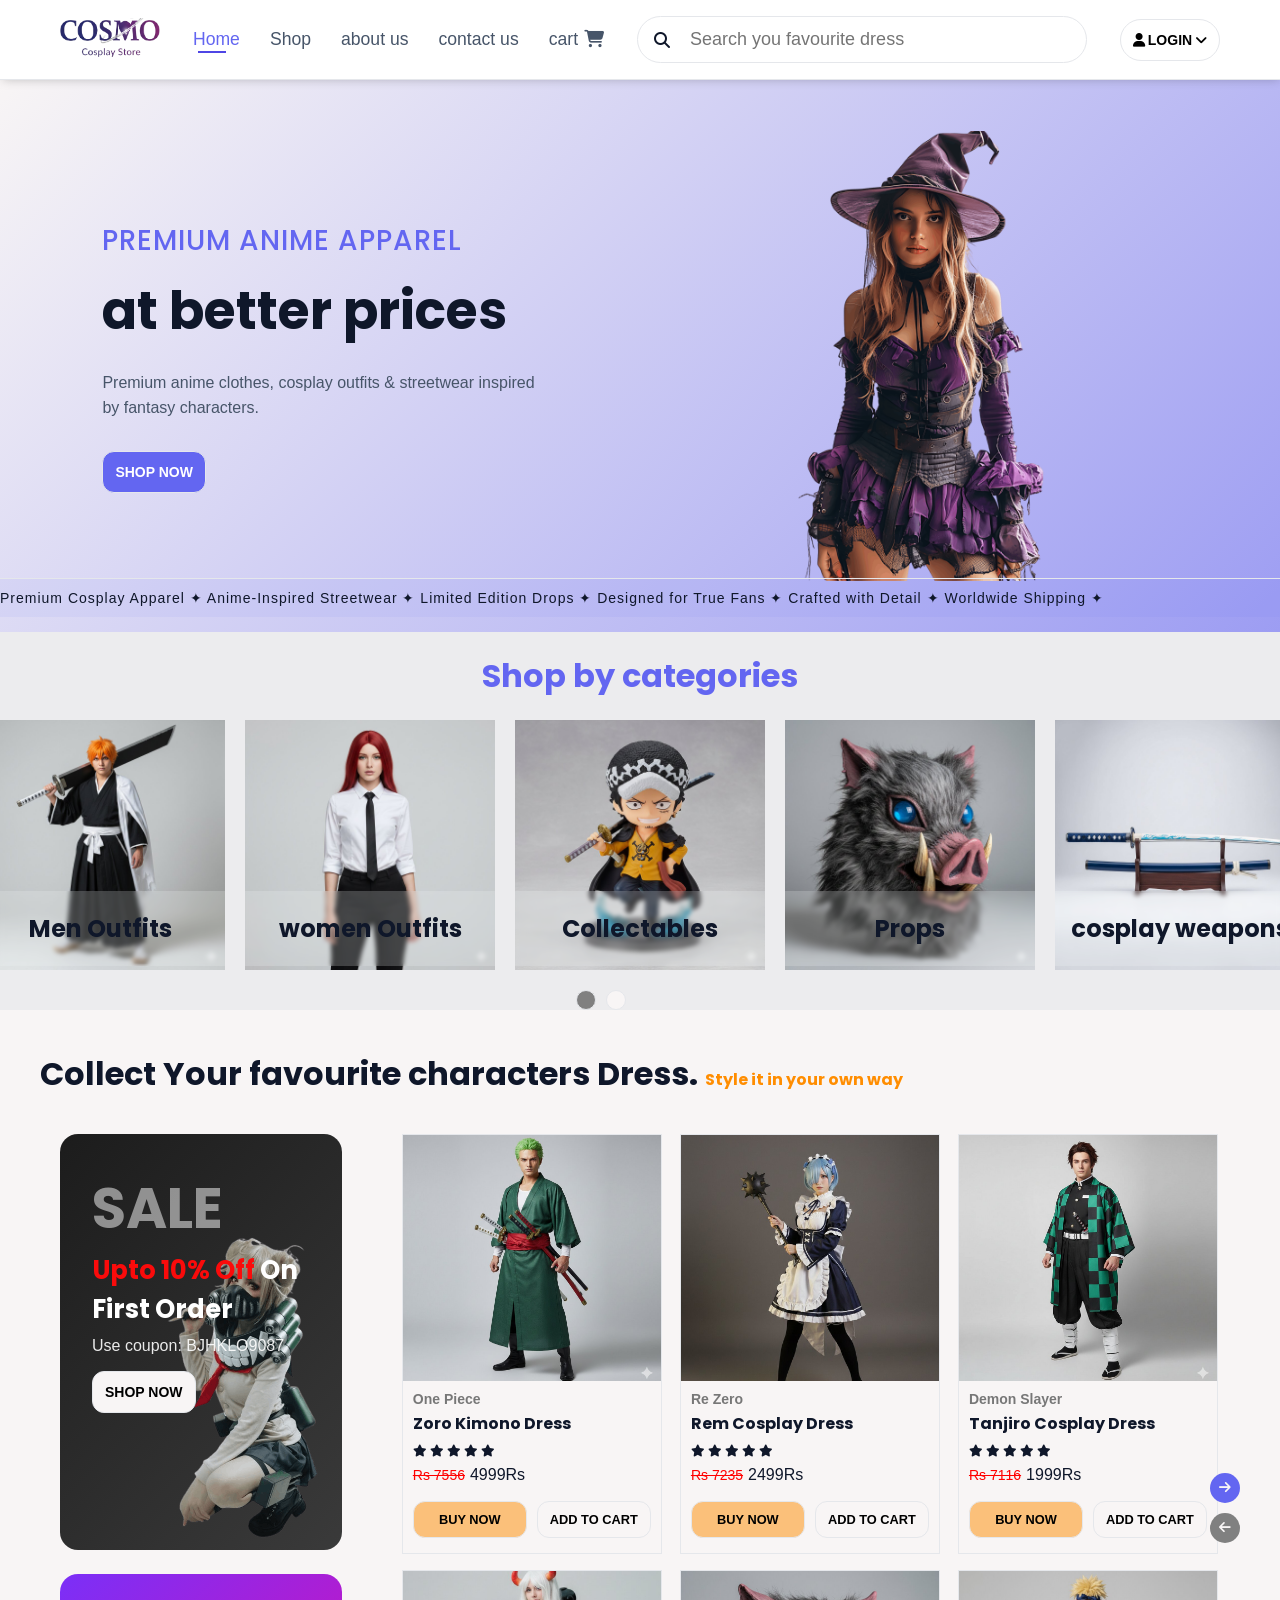
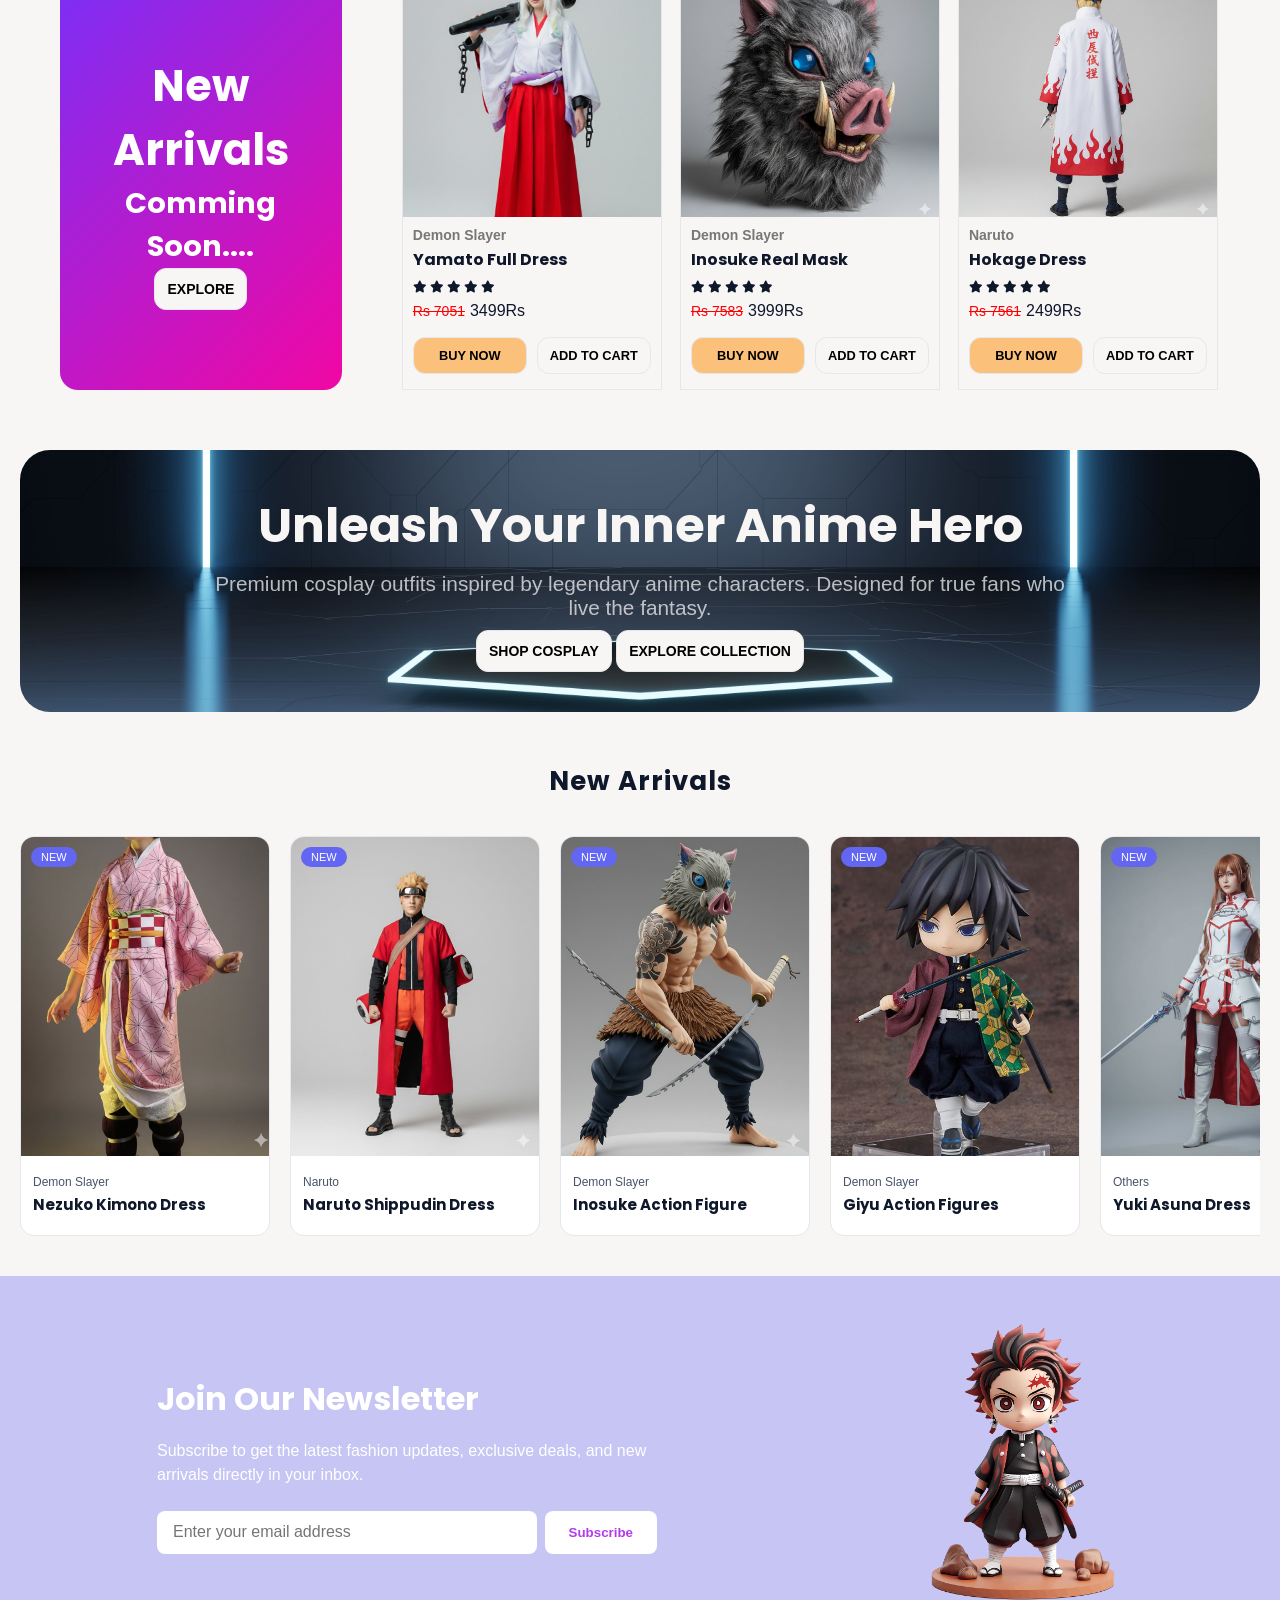
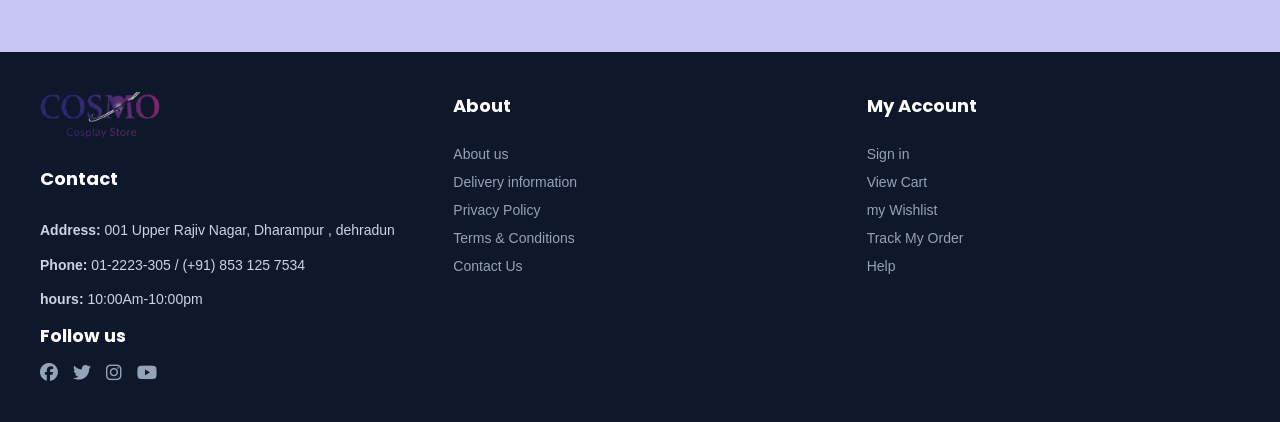
<file: index.html>
<!DOCTYPE html>
<html lang="en">

<head>
    <meta charset="UTF-8">
    <meta http-equiv="X-UA-Compatible" content="IE=edge">
    <meta name="viewport" content="width=device-width, initial-scale=1.0">
    <title>Cosmo-all fantasy characters dresses at here</title>

    <link rel="stylesheet" href="styles.css">
    <link rel="stylesheet" href="https://cdnjs.cloudflare.com/ajax/libs/font-awesome/6.4.0/css/all.min.css">

</head>

<body>

    <header>

        <!--Navbar-->
        <nav class="navbar flex">
            <div class="logo">
                <img src="images/cosmo.png" alt="cosmo">
            </div>
            <div class="navcontent">
                <ul class="flex">
                 <li><a class="active" href="index.html">Home</a></li>
                 <li class="dropdown">
                  <a href="shop.html">Shop</a>
                 <ul class="dropdown-menu">
                  <li><a href="shop.html?category=men">Men</a></li>
                  <li><a href="shop.html?category=women">Women</a></li>
                  <li><a href="shop.html?category=figures">Action Figures</a></li>
                  <li><a href="shop.html?category=others">wigs</a></li>
                  <li><a href="shop.html?category=others">weapons</a></li>
                </ul>
             </li>                 
                 <li><a href="about.html">about us</a></li>
                 <li><a href="contact.html">contact us</a></li>
                 <li><a href="cart.html">cart<i class="fa-solid fa-cart-shopping"></i></a></li>
               
                </ul>
            </div>
            <div class="searchbar flex">
                <i class="fa-solid fa-magnifying-glass"></i>
                <input type="text" placeholder="Search you favourite dress">
            </div>

            <div class="user-login">
                <button class="signin-btn btn-normal">
                   <i class="fa-solid fa-user"></i>
                   Login 
                   <i class="fa-solid fa-angle-down"></i>
                  </button>
                  <div class="signin-content">
                    <div class="signup flex">
                      <p>New customer?</p>
                      <button class="btn-normal power-btn">Sign up</button>
                    </div>
                   </div>
                  </div>
                  <div class="hamburger">
                    <img src="images/hamburger.svg" alt="">
                  </div>
        </nav>

    </header>

    <main>

        <section class="hero-container" id="hero-section">
           <div class="hero">
            <div class="hero-content">

              <h2>Premium anime apparel</h2>
              <h1>at better prices</h1>
              <p>Premium anime clothes, cosplay outfits & streetwear
                inspired by fantasy characters.</p>
              <a href="shop.html"><button class="btn-normal">shop now</button></a>
            </div>
            <div class="hero-model">
                <img src="images/hero1.png" alt="hero">
            </div>

            
          </div>          
          <div class="hero-marquee">
            <div class="marquee-content">
              Premium Cosplay Apparel ✦ Anime-Inspired Streetwear ✦ Limited Edition Drops ✦ Designed for True Fans ✦ Crafted with Detail ✦ Worldwide Shipping ✦
            </div>
          </div>
        </section>

<section class="category-container" id="collections">
          <h2>Shop by categories</h2>
          <div class="category-viewport">
          <div class="categories">
    
    </div>
</div>
    <div class="jump-btns">
      <button class="active-btn" id="left"></button>
      <button id="right"></button>
    </div>
  </section>
 


<section id="product-section" class="section-padding">
  <h2>Collect Your favourite characters Dress. <span>Style it in your own way</span></h2>

    <div class="product-container">
      <div class="poster">
  
    <div class="subposter">
       <div class="poster-image">
         <img src="images/char.png" alt="">
      </div>
      <h1>SALE</h1>
      <div class="poster-content">
        <h2><span>Upto 10% Off</span> On First Order</h2>
        <p>Use coupon: BJHKLO9087</p>
        <a href="shop.html"><button class="btn-normal">Shop Now</button></a>
      </div>
  </div>
  
  <div class="subposter subposter2">
    <h2>New Arrivals</h2>
    <h4>Comming Soon....</h4>
    <a href="#new-arrival-section"><button class="btn-normal" id="explore">Explore</button></a>
  </div> 
    
</div>
<div class="products">
  <div class="subcontainer flex">     
    <!-- <div class="product-card">
      <div class="product-image" data-images="images/mikey3.jpg , images/mikey2.jpg , images/mikey.jpg">
        <img src="images/mikey3.jpg" alt="">
        
      </div>
      
      <div class="product-content">
        <span>Tokyo Revengers</span>
        <h4>Mikey Toman Jacket</h4>
        <p>2499 Rs</p>
      </div>
      <div class="btns">
        <button class="btn-normal">Buy Now</button>
        <button class="btn-normal">ADD to cart</button> 
      </div>
    </div>
      
      <div class="product-card">
        <div class="product-image" data-images="images/rem2.jpg , images/rem, images/rem3.jpg">
          <img src="images/rem2.jpg" alt="">
        </div>
        
        <div class="product-content">
          <span>rem</span>
          <h4>Rem cosplay</h4>

          <p>2499 Rs</p>
        </div>
        <div class="btns">
          <button class="btn-normal">Buy Now</button>
          <button class="btn-normal">ADD to cart</button> 
        </div>
      </div>
      
      <div class="product-card">
        
        <div class="product-image" data-images="images/AOT.jpg, images/AOT2.jpg, images/AOT.jpg">
          <img src="images/AOT.jpg" alt="">
        </div>
        <div class="product-content">
          <span>AOT</span>
          <h4>Eren Shawl</h4> 
          <p>1999 Rs</p>
        </div>
        <div class="btns">
          <button class="btn-normal">Buy Now</button>
          <button class="btn-normal">ADD to cart</button> 
        </div>
      </div>
      
      <div class="product-card">
        <div class="product-image" data-images="images/naruto.jpg , images/naruto2.jpg , images/naruto.jpg">
          <img src="images/shinobu.jpg" alt="">
        </div>
        
        <div class="product-content">
          <span>Naruto</span>
          <h4>Shippudin costume</h4>
          <p>1999 Rs</p>
        </div>
        <div class="btns">
          <button class="btn-normal">Buy Now</button>
          <button class="btn-normal">ADD to cart</button> 
        </div>          
      </div>
      
 
      <div class="product-card">
        <div class="product-image" data-images="images/ichigo.jpg , images/ichigo2.jpg , images/ichigo3.jpg">
          <img src="images/ichigo.jpg" alt="">
        </div>
        <div class="product-content">
          <span>Bleach</span>
          <h4>Ichigo black shade</h4>
          <p>1999 Rs</p>
        </div>
        <div class="btns">
          <button class="btn-normal">Buy Now</button>
          <button class="btn-normal">ADD to cart</button> 
        </div>
      </div>
      <div class="product-card">
        <div class="product-image" data-images="images/aastha.jpg, images/aastha2.jpg, images/aastha.jpg">
          <img src="images/aastha.jpg">
        </div>
        <div class="product-content">
          <span>Black Clover</span>
          <h4>Aastha Black Bull</h4>
          <p>1999 Rs</p>
        </div>
        <div class="btns">
          <button class="btn-normal">Buy Now</button>
          <button class="btn-normal">ADD to cart</button> 
        </div>
      </div>
      
      <div class="product-card">
        
        <div class="product-image" data-images="images/Cosplay Zoro talla m 25 mil.jpg , images/zoro.jpg , images/Cosplay Zoro talla m 25 mil.jpg">
          <img src="images/Cosplay Zoro talla m 25 mil.jpg" alt="">
        </div>
        <div class="product-content">
          <span>one piece</span>
          <h4>Zoro Kimono</h4>
          <p>2999 Rs</p>
        </div>
        <div class="btns">
          <button class="btn-normal">Buy Now</button>
          <button class="btn-normal">ADD to cart</button> 
        </div>
      </div>
      
      <div class="product-card">
        <div class="product-image" data-images="images/tanjiro.jpg , images/tanjiro2.jpg , images/tanjiro.jpg">
          <img src="images/tanjiro.jpg" alt="">
        </div>
      
        <div class="product-content">
          <span>Demons Layer</span>
          <h4>tanjiro full Kimono</h4>
          <p>1999 Rs</p>
          </div>
          <div class="btns">
            <button class="btn-normal">Buy Now</button>
            <button class="btn-normal">ADD to cart</button> 
          </div>
        </div> -->
      
      </div>
      <div class="slide-btns">
        <button class="right-slide"><i class="fa-solid fa-arrow-right"></i></button>
        <button class="left-slide"><i class="fa-solid fa-arrow-left"></i></button>
      </div>
    </div>  

  </div>

</section>

<section class="banner">
<div class="banner-content">
  <h1>Unleash Your Inner Anime Hero</h1>
  <p>
    Premium cosplay outfits inspired by legendary anime characters.
    Designed for true fans who live the fantasy.
  </p>

  <div class="banner-buttons">
    <a href="shop.html"><button class="btn-normal">Shop Cosplay</button></a>
    <a href="#collections"><button class="btn-normal">Explore Collection</button></a>
  </div>
</div>


</section>


<section id="new-arrival">
  <h2 class="section-title">New Arrivals</h2>

  <div class="newproduct-container">
    <!-- <div class="newproduct-card">

      <div class="newproduct-image">
        <img src="images/${data.img}" alt="Nezuko">
      </div>
      <div class="newproduct-content">
        <span>${data.subTitle}</span>
        <h4>${data.title}</h4>
      </div>
      <div class="badge">NEW</div>
    </div>
    </div> -->
</section>


<section class="newsletter-section section-padding">
  <div class="newsletter-content">
    <h2>Join Our Newsletter</h2>
    <p>Subscribe to get the latest fashion updates, exclusive deals, and new arrivals directly in your inbox.</p>
    
    <div class="newsletter-form">
      <input type="email" placeholder="Enter your email address">
      <button type="submit" id="subscribe-btn">Subscribe</button>
    </div>
  </div>
  <div class="newsletter-image">
    <img src="images/tanjiro-figure.png" alt="newsletter">
  </div>
</section>


<footer class="section-padding">
  
  <div class="col">
    <img src="images/cosmo.png" alt="">
  <h4>Contact</h4>
  <p><strong>Address:</strong> 001 Upper Rajiv Nagar, Dharampur , dehradun</p>
 <p><strong>Phone:</strong> 01-2223-305  / (+91) 853 125 7534</p>
 <p><strong>hours:</strong> 10:00Am-10:00pm</p>
 
 <div class="follow">
   <h4>Follow us</h4>
   <div class="icons">
     <i class="fab fa-facebook"></i>
     <i class="fab fa-twitter"></i>
     <i class="fab fa-instagram"></i>
     <i class="fab fa-youtube"></i>
    </div>
  </div>

</div>

<div class="col">
  <h4>About</h4>
  <a href="about.html">About us</a>
  <a href="#">Delivery information</a>
  <a href="#">Privacy Policy</a>
  <a href="#">Terms & Conditions</a>
  <a href="contact.html">Contact Us</a>
</div>
<div class="col">
  <h4>My Account</h4>
  <a href="#">Sign in</a>
  <a href="cart.html">View Cart</a>
  <a href="#">my Wishlist</a>
  <a href="#">Track My Order</a>
  <a href="#">Help</a>
</div>

</footer>
</body>

<script src="script.js"></script>

</html>
</file>
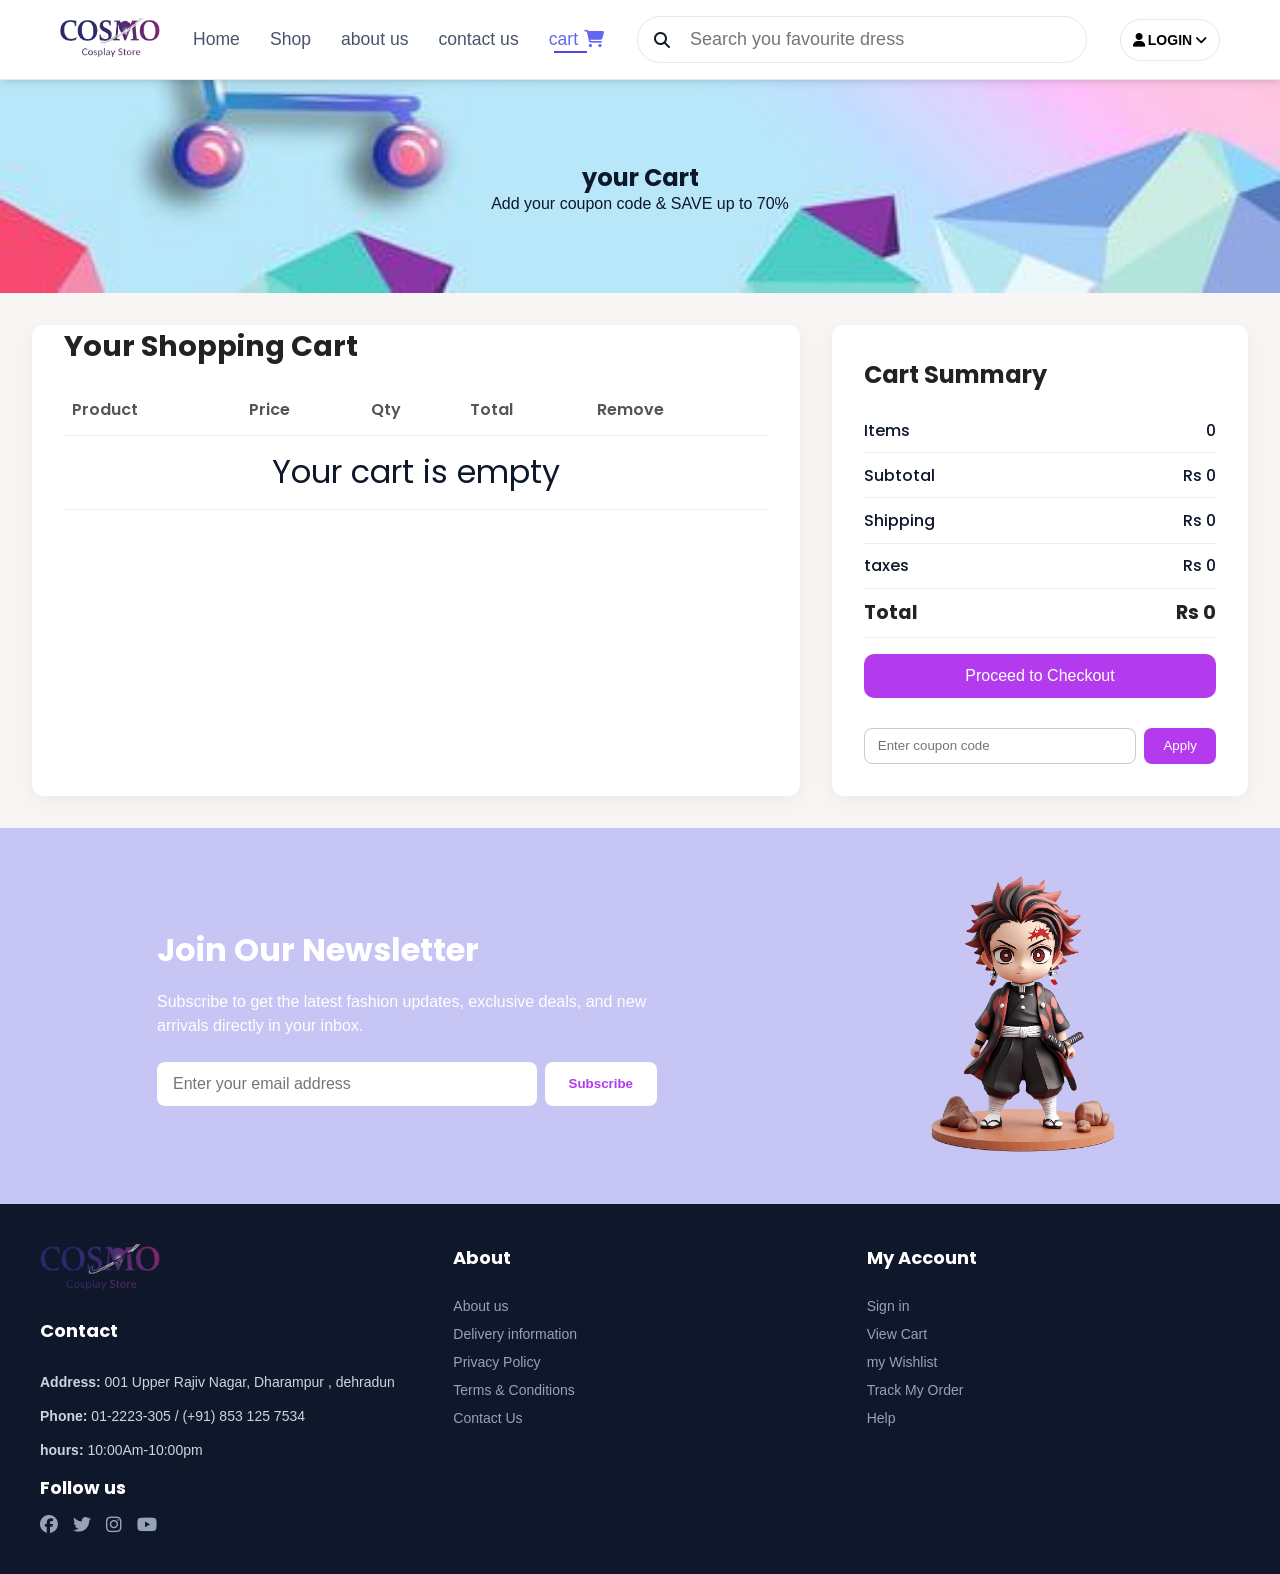
<file: cart.html>
<!DOCTYPE html>
<html lang="en">

<head>
    <meta charset="UTF-8">
    <meta http-equiv="X-UA-Compatible" content="IE=edge">
    <meta name="viewport" content="width=device-width, initial-scale=1.0">
    <title>Cosmo-all fantasy characters dresses at here</title>

    <link rel="stylesheet" href="styles.css">
    <link rel="stylesheet" href="https://cdnjs.cloudflare.com/ajax/libs/font-awesome/6.4.0/css/all.min.css">

</head>

<body>

  <header>

    <!--Navbar-->
    <nav class="navbar flex">
        <div class="logo">
            <img src="images/cosmo.png" alt="cosmo">
        </div>
        <div class="navcontent">
            <ul class="flex">
             <li><a href="index.html">Home</a></li>
             <li class="dropdown">
              <a href="shop.html">Shop</a>
             <ul class="dropdown-menu">
              <li><a href="shop.html?category=men">Men</a></li>
              <li><a href="shop.html?category=women">Women</a></li>
              <li><a href="shop.html?category=figures">Action Figures</a></li>
              <li><a href="shop.html?category=others">wigs</a></li>
              <li><a href="shop.html?category=others">weapons</a></li>
            </ul>
         </li>                 
             <li><a href="about.html">about us</a></li>
             <li><a href="contact.html">contact us</a></li>
             <li><a class="active" href="cart.html">cart<i class="fa-solid fa-cart-shopping"></i></a></li>
           
            </ul>
        </div>
        <div class="searchbar flex">
            <i class="fa-solid fa-magnifying-glass"></i>
            <input type="text" placeholder="Search you favourite dress">
        </div>

        <div class="user-login">
            <button class="signin-btn btn-normal">
               <i class="fa-solid fa-user"></i>
               Login 
               <i class="fa-solid fa-angle-down"></i>
              </button>
              <div class="signin-content">
                <div class="signup flex">
                  <p>New customer?</p>
                  <button class="btn-normal power-btn">Sign up</button>
                </div>
               </div>
              </div>
              <div class="hamburger">
                <img src="images/hamburger.svg" alt="">
              </div>
    </nav>

</header>
    <main>
      <section class="cart-hero">
        <h1>your Cart</h1>
        <p>Add your coupon code & SAVE up to 70%</p>
      </section>
    </main>
    <section id="cart" class="section-padding modern-cart">
        <div class="cart-left">
          <h2>Your Shopping Cart</h2>
      
          <table class="cart-table">
            <thead>
              <tr>
                <th>Product</th>
                <th>Price</th>
                <th>Qty</th>
                <th>Total</th>
                <th>Remove</th>
              </tr>
            </thead>
            <tbody>
              <!-- Example row -->
              <!-- <tr>
                <td class="product-info">
                  <img src="images/tanjiro.jpg" alt="">
                  <div>
                    <h4>Tanjiro Full Kimono</h4>
                    <span>DS</span>
                  </div>
                </td>
                <td>$2999</td>
                <td>
                  <input type="number" value="1" min="1">
                </td>
                <td>$2999</td>
                <td>
                  <button class="remove-btn"><i class="fas fa-times"></i></button>
                </td>
              </tr> -->
            </tbody>
          </table>
      
        </div>
        
        <div class="cart-right">
          <h3>Cart Summary</h3>
          <div class="summary-row">
            <span>Items</span>
            <span id="quantity">0</span>
          </div>
          <div class="summary-row">
            <span>Subtotal</span>
            <span id="subtotal">$00.0</span>
          </div>
          <div class="summary-row">
            <span>Shipping</span>
            <span id="shipping">$00.0</span>
          </div>
          <div class="summary-row">
            <span>taxes</span>
            <span id="tax">$00.0</span>
          </div>
          <div class="summary-row total">
            <span>Total</span>
            <span id="total">$0</span>
          </div>
          <button class="checkout-btn">Proceed to Checkout</button>
          <div class="coupon-section">
            <input type="text" placeholder="Enter coupon code">
            <button id="applycoupon">Apply</button>
          </div>
        </div>
      </section>
      
      <section class="newsletter-section section-padding">
        <div class="newsletter-content">
          <h2>Join Our Newsletter</h2>
          <p>Subscribe to get the latest fashion updates, exclusive deals, and new arrivals directly in your inbox.</p>
          
          <div class="newsletter-form">
            <input type="email" placeholder="Enter your email address">
            <button type="submit" id="subscribe-btn">Subscribe</button>
          </div>
        </div>
        <div class="newsletter-image">
          <img src="images/tanjiro-figure.png" alt="newsletter">
        </div>
      </section>
      
<footer class="section-padding">
  
        <div class="col">
          <img src="images/cosmo.png" alt="">
        <h4>Contact</h4>
        <p><strong>Address:</strong> 001 Upper Rajiv Nagar, Dharampur , dehradun</p>
       <p><strong>Phone:</strong> 01-2223-305  / (+91) 853 125 7534</p>
       <p><strong>hours:</strong> 10:00Am-10:00pm</p>
       
       <div class="follow">
         <h4>Follow us</h4>
         <div class="icons">
           <i class="fab fa-facebook"></i>
           <i class="fab fa-twitter"></i>
           <i class="fab fa-instagram"></i>
           <i class="fab fa-youtube"></i>
          </div>
        </div>
      
      </div>
      
      <div class="col">
        <h4>About</h4>
        <a href="about.html">About us</a>
        <a href="#">Delivery information</a>
        <a href="#">Privacy Policy</a>
        <a href="#">Terms & Conditions</a>
        <a href="contact.html">Contact Us</a>
      </div>
      <div class="col">
        <h4>My Account</h4>
        <a href="#">Sign in</a>
        <a href="cart.html">View Cart</a>
        <a href="#">my Wishlist</a>
        <a href="#">Track My Order</a>
        <a href="#">Help</a>
      </div>
      
      </footer>
</body>
   <script src="script.js"></script> 
</html>
</file>
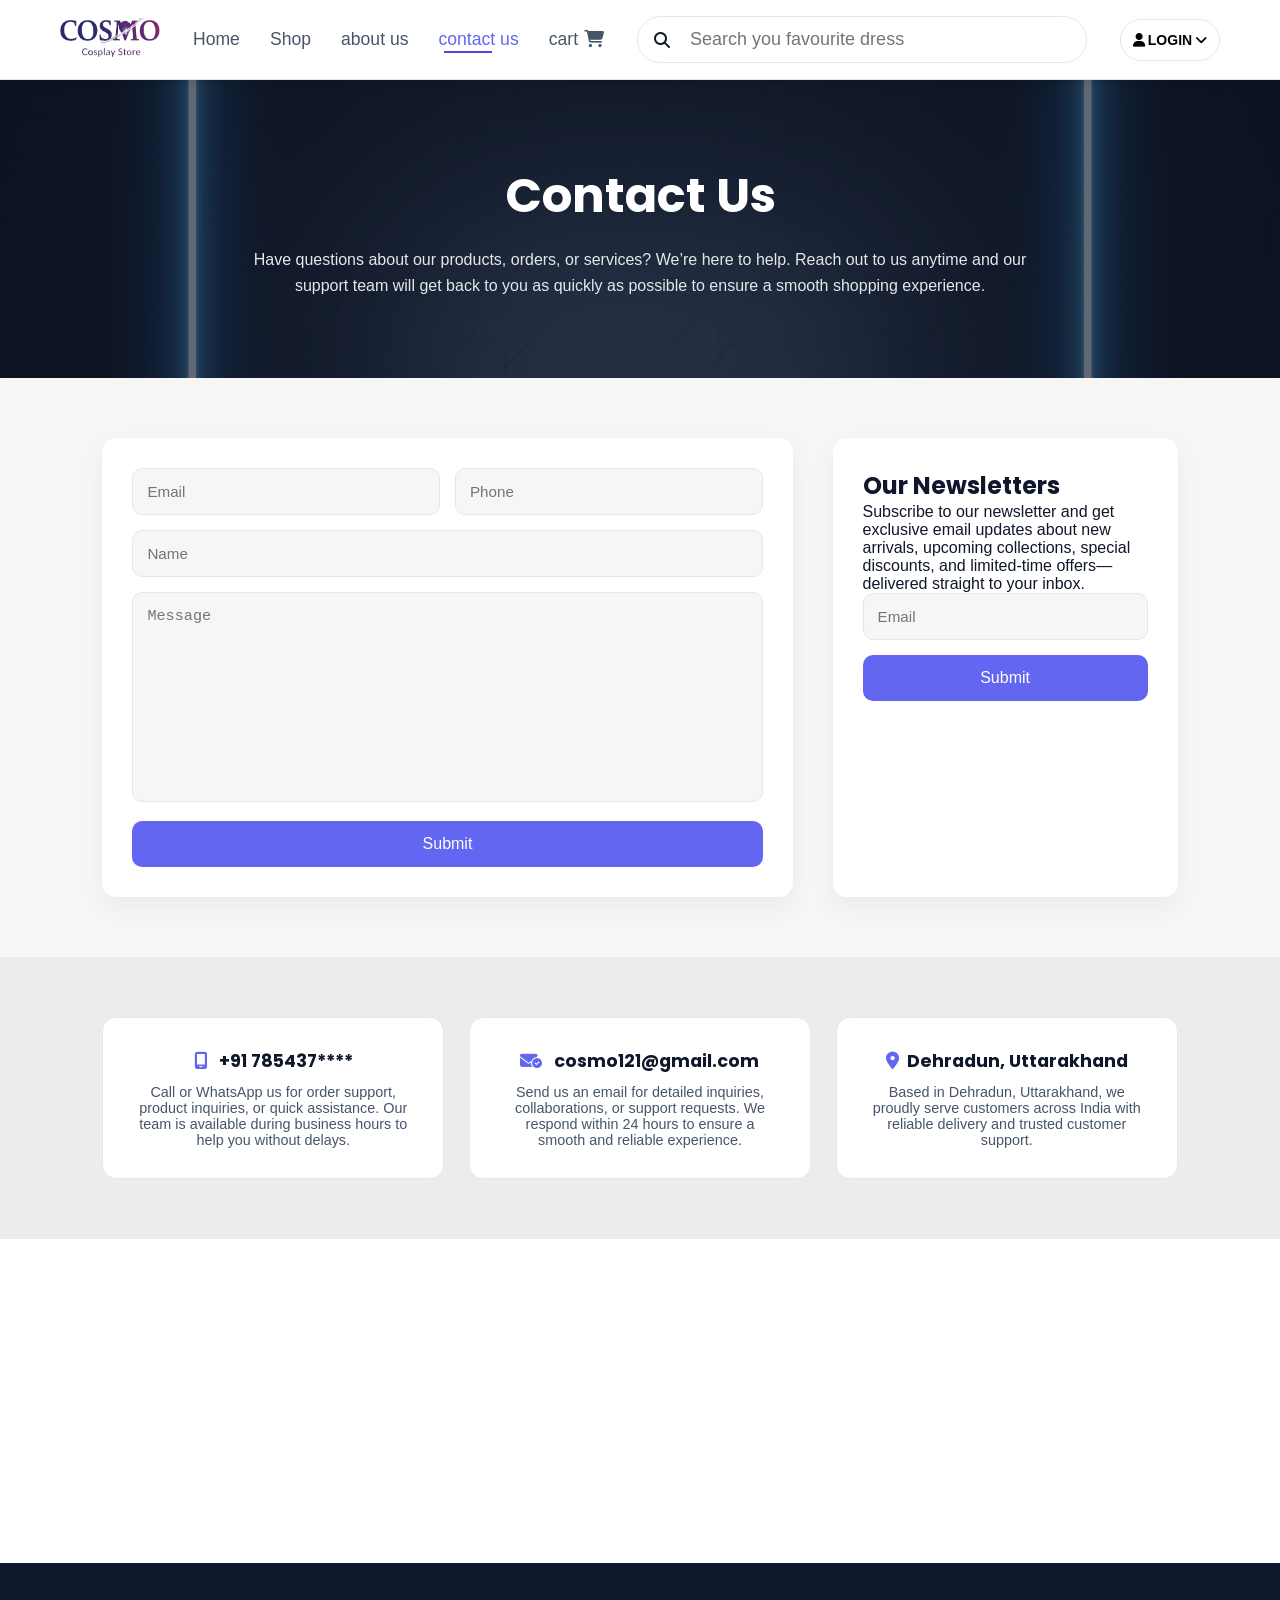
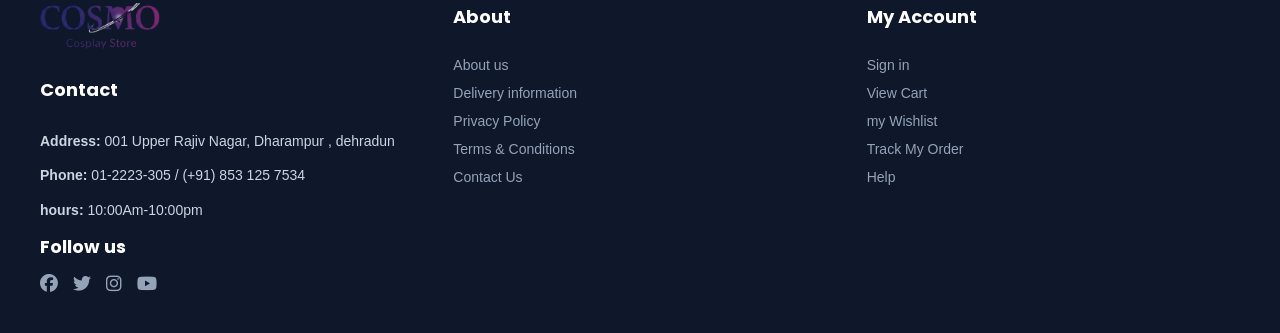
<file: contact.html>
<!DOCTYPE html>
<html lang="en">
<head>
    <meta charset="UTF-8">
    <meta http-equiv="X-UA-Compatible" content="IE=edge">
    <meta name="viewport" content="width=device-width, initial-scale=1.0">
    <title>Contact us </title>
    <link rel="stylesheet" href="styles.css">
    <link rel="stylesheet" href="https://cdnjs.cloudflare.com/ajax/libs/font-awesome/6.4.0/css/all.min.css">
</head>
<body>

  <header>

    <!--Navbar-->
    <nav class="navbar flex">
        <div class="logo">
            <img src="images/cosmo.png" alt="cosmo">
        </div>
        <div class="navcontent">
            <ul class="flex">
             <li><a href="index.html">Home</a></li>
             <li class="dropdown">
              <a href="shop.html">Shop</a>
             <ul class="dropdown-menu">
              <li><a href="shop.html?category=men">Men</a></li>
              <li><a href="shop.html?category=women">Women</a></li>
              <li><a href="shop.html?category=figures">Action Figures</a></li>
              <li><a href="shop.html?category=others">wigs</a></li>
              <li><a href="shop.html?category=others">weapons</a></li>
            </ul>
         </li>                 
             <li><a href="about.html">about us</a></li>
             <li><a class="active" href="contact.html">contact us</a></li>
             <li><a href="cart.html">cart<i class="fa-solid fa-cart-shopping"></i></a></li>
           
            </ul>
        </div>
        <div class="searchbar flex">
            <i class="fa-solid fa-magnifying-glass"></i>
            <input type="text" placeholder="Search you favourite dress">
        </div>

        <div class="user-login">
            <button class="signin-btn btn-normal">
               <i class="fa-solid fa-user"></i>
               Login 
               <i class="fa-solid fa-angle-down"></i>
              </button>
              <div class="signin-content">
                <div class="signup flex">
                  <p>New customer?</p>
                  <button class="btn-normal power-btn">Sign up</button>
                </div>
               </div>
              </div>
              <div class="hamburger">
                <img src="images/hamburger.svg" alt="">
              </div>
    </nav>

</header>

<section class="contact-hero">
    <div class="contact-hero-content">
        <h1>Contact Us</h1>
        <p>Have questions about our products, orders, or services? We’re here to help. Reach out to us anytime and our support team will get back to you as quickly as possible to ensure a smooth shopping experience.</p>    
</div>
</section>
<section class="form-section contact-padding">
    <div class="form">
        <div>
           <input type="email" placeholder="Email">
            <input type="number" placeholder="Phone">
            </div>
      <input type="text" placeholder="Name">
      <textarea name="message" id="message" cols="30" rows="10" placeholder="Message"></textarea>
      <button>Submit</button>
    </div>
    <div class="newsletter">
       <h2>Our Newsletters</h2>
       <p>Subscribe to our newsletter and get exclusive email updates about new arrivals, upcoming collections, special discounts, and <span>limited-time offers</span>—delivered straight to your inbox.</p>
       <input type="email" placeholder="Email">
       <button>Submit</button>
    </div>
</section>
<section class="cards-grid">
    <div class="contact-card">
      <h2><i class="fa-solid fa-mobile-screen"></i> +91 785437****</h2>
      <p>
        Call or WhatsApp us for order support, product inquiries, or quick assistance.
        Our team is available during business hours to help you without delays.
      </p>
      
    </div>
    <div class="contact-card">
      <h2><i class="fa-solid fa-envelope-circle-check"></i> cosmo121@gmail.com</h2>
      <p>
        Send us an email for detailed inquiries, collaborations, or support requests.
        We respond within 24 hours to ensure a smooth and reliable experience.
      </p>
         </div>
    <div class="contact-card">
      <h2><i class="fa-solid fa-location-dot"></i>Dehradun, Uttarakhand</h2>
      <p>
        Based in Dehradun, Uttarakhand, we proudly serve customers across India
        with reliable delivery and trusted customer support.
      </p>
        </div>
</section>

<section class="map">
<iframe class="embed-map-frame"
        src="https://maps.google.com/maps?hl=en&q=dehradun&t=&z=13&ie=UTF8&iwloc=B&output=embed"
        loading="lazy"
        referrerpolicy="no-referrer-when-downgrade">
      </iframe>
      
</section>

<footer class="section-padding">
  
    <div class="col">
      <img src="images/cosmo.png" alt="">
    <h4>Contact</h4>
    <p><strong>Address:</strong> 001 Upper Rajiv Nagar, Dharampur , dehradun</p>
   <p><strong>Phone:</strong> 01-2223-305  / (+91) 853 125 7534</p>
   <p><strong>hours:</strong> 10:00Am-10:00pm</p>
   
   <div class="follow">
     <h4>Follow us</h4>
     <div class="icons">
       <i class="fab fa-facebook"></i>
       <i class="fab fa-twitter"></i>
       <i class="fab fa-instagram"></i>
       <i class="fab fa-youtube"></i>
      </div>
    </div>
  
  </div>
  
  <div class="col">
    <h4>About</h4>
    <a href="about.html">About us</a>
    <a href="#">Delivery information</a>
    <a href="#">Privacy Policy</a>
    <a href="#">Terms & Conditions</a>
    <a href="contact.html">Contact Us</a>
  </div>
  <div class="col">
    <h4>My Account</h4>
    <a href="#">Sign in</a>
    <a href="cart.html">View Cart</a>
    <a href="#">my Wishlist</a>
    <a href="#">Track My Order</a>
    <a href="#">Help</a>
  </div>
  
  </footer>
</body>
<script src="script.js"></script>
</html>
</file>
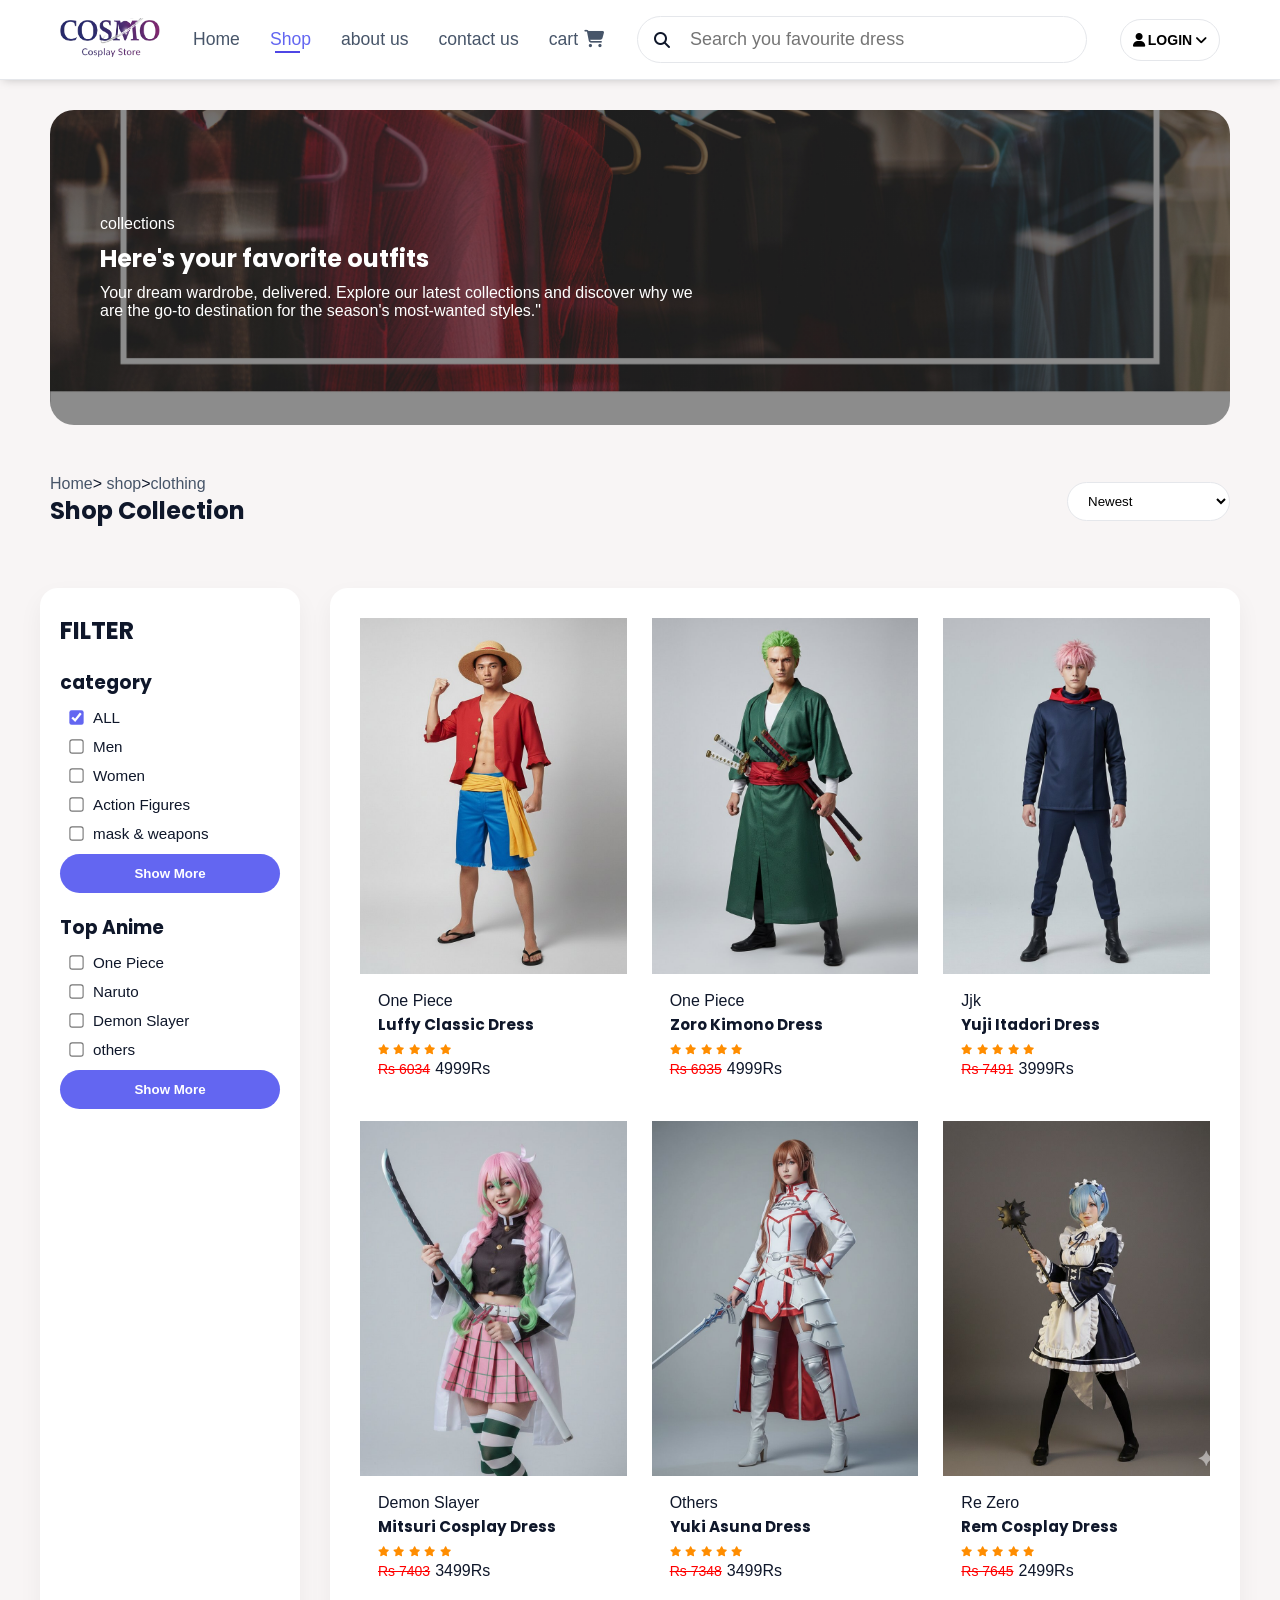
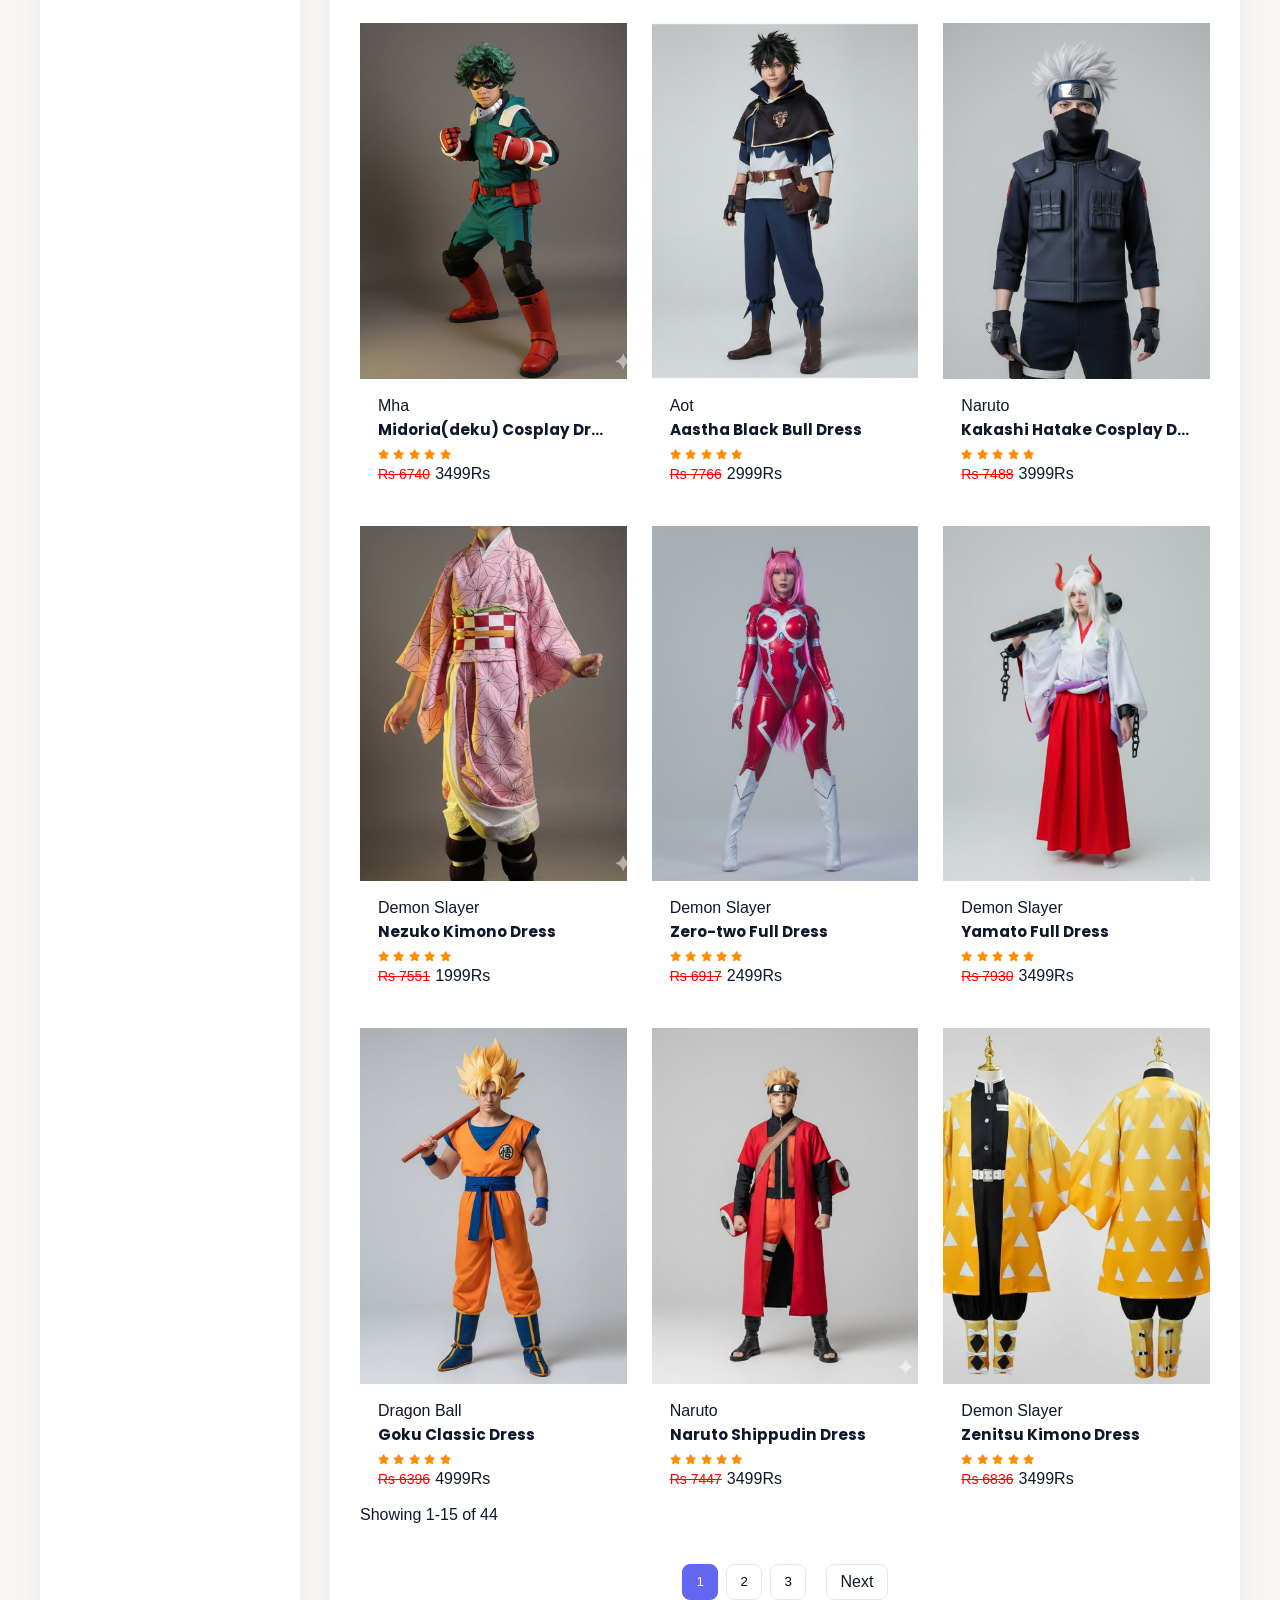
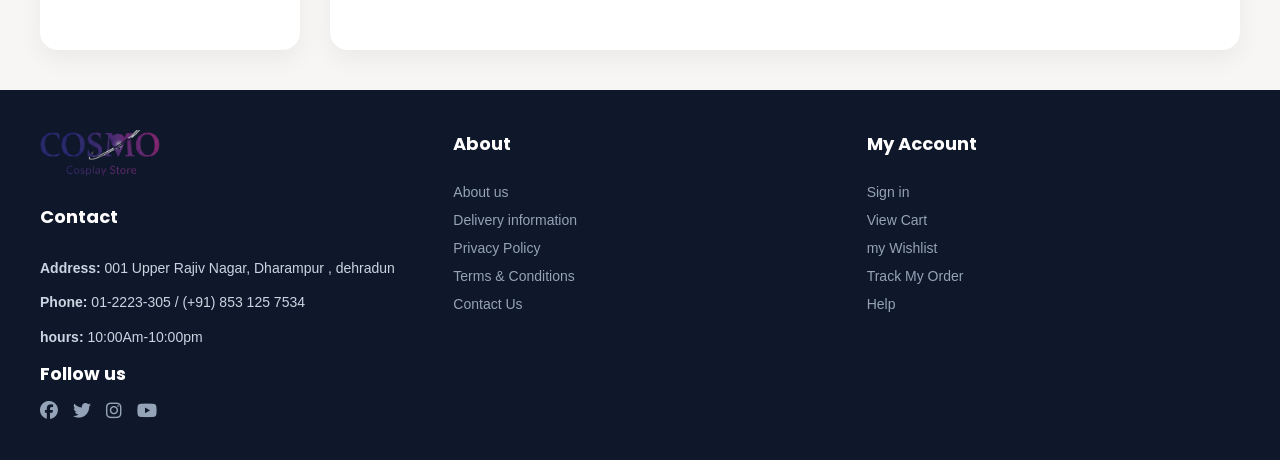
<file: shop.html>
<!DOCTYPE html>
<html lang="en">
<head>
    <meta charset="UTF-8">
    <meta http-equiv="X-UA-Compatible" content="IE=edge">
    <meta name="viewport" content="width=device-width, initial-scale=1.0">
    <title>Shop Latest Anime cosplay dresses.</title>
    <link rel="stylesheet" href="styles.css">
    <link rel="stylesheet" href="https://cdnjs.cloudflare.com/ajax/libs/font-awesome/6.4.0/css/all.min.css">

</head>
<body>
  <header>

    <!--Navbar-->
    <nav class="navbar flex">
        <div class="logo">
            <img src="images/cosmo.png" alt="cosmo">
        </div>
        <div class="navcontent">
            <ul class="flex">
             <li><a href="index.html">Home</a></li>
             <li class="dropdown">
              <a class="active" href="shop.html">Shop</a>
             <ul class="dropdown-menu">
              <li><a href="shop.html?category=men">Men</a></li>
              <li><a href="shop.html?category=women">Women</a></li>
              <li><a href="shop.html?category=figures">Action Figures</a></li>
              <li><a href="shop.html?category=others">wigs</a></li>
              <li><a href="shop.html?category=others">weapons</a></li>
            </ul>
         </li>                 
             <li><a href="about.html">about us</a></li>
             <li><a href="contact.html">contact us</a></li>
             <li><a href="cart.html">cart<i class="fa-solid fa-cart-shopping"></i></a></li>
           
            </ul>
        </div>
        <div class="searchbar flex">
            <i class="fa-solid fa-magnifying-glass"></i>
            <input type="text" placeholder="Search you favourite dress">
        </div>

        <div class="user-login">
            <button class="signin-btn btn-normal">
               <i class="fa-solid fa-user"></i>
               Login 
               <i class="fa-solid fa-angle-down"></i>
              </button>
              <div class="signin-content">
                <div class="signup flex">
                  <p>New customer?</p>
                  <button class="btn-normal power-btn">Sign up</button>
                </div>
               </div>
              </div>
              <div class="hamburger">
                <img src="images/hamburger.svg" alt="">
              </div>
    </nav>

</header>
<!-- <div class="shop-header">

  <select class="sort-selection capsule">
    <option>clothing</option>
    <option>Accesseries</option>
    <option>Toys</option>
  </select>
  <button>New Arrivals</button>
  <input type="text" placeholder="Search....">

</div> -->

<div class="shop-hero">

<div class="shophero-content">
 <span>collections</span>
<h2>Here's your favorite outfits </h2>
<p>Your dream wardrobe, delivered. Explore our latest collections and discover why we are the go-to destination for the season's most-wanted styles."</p>
</div>
</div>

<div class="shop-title">
  <div class="main-heading">
    <span><a href="index.html">Home</a>><a href="shop.html"> shop</a>><a href="#">clothing</a> </span>
    <h2>Shop Collection</h2>
  </div>
  <select class="sort-selection">
    <option>Newest</option>
    <option>Price: Low to High</option>
    <option>Price: High to Low</option>
  </select>
</div>
  
<div class="shop-section section-padding">

  <div class="filter">
    <div class="filter-head">
      <h2>FILTER</h2>
      <img id="close-filter" src="images/close.svg" alt="">
    </div>

<div class="filter-category filter-blocks">
  <h3>category</h3>
<div class="options">
  <label class="filter-option">
    <input type="checkbox" data-type="category" data-value="all">
    <span>ALL</span>
  </label>
  <label class="filter-option">
    <input type="checkbox" data-type="category" data-value="men">
    <span>Men</span>
  </label>
  <label class="filter-option">
    <input type="checkbox" data-type="category" data-value="women">
    <span>Women</span>
  </label>
  <label class="filter-option">
    <input type="checkbox" data-type="category" data-value="figures">
    <span>Action Figures</span>
  </label>
  <label class="filter-option">
    <input type="checkbox" data-type="category" data-value="others">
    <span>mask & weapons</span>
  </label>
</div>
  <button>Show More</button>

</div>
  <div class="top-brands filter-blocks">
    <h3>Top Anime</h3>
  <div class="options">
    <label class="filter-option">
      <input type="checkbox" data-type="brands" data-value="one piece">
      <span>One Piece</span>
    </label>
    <label class="filter-option">
      <input type="checkbox" data-type="brands" data-value="naruto">
      <span>Naruto</span>
    </label>
    <label class="filter-option">
      <input type="checkbox" data-type="brands" data-value="DS">
      <span>Demon Slayer</span>

    </label>
    <label class="filter-option">
      <input type="checkbox" data-type="brands" data-value="others">
      <span>others</span>
    </label>
    </div>
    <button>Show More</button>

</div>
 
  
  </div>
  <div class="mobile-filter">
    <button class="btn-normal" id="mobile-filter">Filter</button>
  </div>
  
  <div class="shop-collection" id="shop-top">
    <div class="shop-container">

    </div>
      <div class="page-result">
        <span>Showing Result 0 of 15</span>
      </div>
    <div class="pagination">
      
      <div id="prev">Prev</div>
      
      <div class="pages"></div>
      
      <div id="next">Next</div>

    </div>

  </div>

</div>

<footer class="section-padding">
  
  <div class="col">
    <img src="images/cosmo.png" alt="">
  <h4>Contact</h4>
  <p><strong>Address:</strong> 001 Upper Rajiv Nagar, Dharampur , dehradun</p>
 <p><strong>Phone:</strong> 01-2223-305  / (+91) 853 125 7534</p>
 <p><strong>hours:</strong> 10:00Am-10:00pm</p>
 
 <div class="follow">
   <h4>Follow us</h4>
   <div class="icons">
     <i class="fab fa-facebook"></i>
     <i class="fab fa-twitter"></i>
     <i class="fab fa-instagram"></i>
     <i class="fab fa-youtube"></i>
    </div>
  </div>

</div>

<div class="col">
  <h4>About</h4>
  <a href="about.html">About us</a>
  <a href="#">Delivery information</a>
  <a href="#">Privacy Policy</a>
  <a href="#">Terms & Conditions</a>
  <a href="contact.html">Contact Us</a>
</div>
<div class="col">
  <h4>My Account</h4>
  <a href="#">Sign in</a>
  <a href="cart.html">View Cart</a>
  <a href="#">my Wishlist</a>
  <a href="#">Track My Order</a>
  <a href="#">Help</a>
</div>

</footer>
</body>
<script src="script.js"></script>
</html>
</file>
<file: styles.css>
@import url('https://fonts.googleapis.com/css2?family=Poppins:wght@300;400;500;600;700&display=swap');

*{
    margin: 0;
    padding: 0;
    box-sizing: border-box;
}
/* :root{
    --bg-main:#ffffff; 
    --bg-section:#f1f4f7;
    --text-main:  #0f172a; 
    --text-secondary: #475569;
    --accent:#7c3aed;
    --accent-hover: #6d28d9;
    --border:#c2c5c7;
} */
:root {
       --white:#ffff;

    --bg-main: #f8f5f5;
    --bg-section: #e9e9ecc7;
    
    --text-main: #0f172a;
    --text-secondary: #475569;
  
    --accent: #6366f1;        /* soft indigo */
    --accent-hover: #4f46e5;
  
    --border: #e5e7eb;
  }
  

body{
    background-color: var(--bg-main);
    color: var(--text-main);
    font-family: 'Inter',sans-serif;
}
a{
    color: var(--text-secondary);
    text-decoration: none;
}
a:hover{
color: var(--accent-hover);
}
h1,h2,h3,h4{
    font-family: 'Poppins',sans-serif;}

.section-padding{
    padding: 40px;
}
.flex{
    display: flex;
    align-items: center;
}
.justifycontent{
    justify-content: center;
}
.power-btn{
    background-color: var(--accent);
    color: var(--bg-main);
}
.btn-normal {
  min-width: 80px;
  padding: 12px;
  border-radius: 12px;
  font-size: 14px;
  font-weight: 600;
  cursor: pointer;
  text-transform: uppercase;
  transition: 0.3s ease;
  border: 1px solid var(--border);
  background-color: var(--bg-main);
  outline: 0;
}
.btn-normal:hover{
    border: 1px solid var(--accent-hover);
    color: var(--white);
}
header{
    position:sticky;
    top: 0;
    z-index: 1000;
    box-shadow: 1px 1px 10px -2px rgb(0 0 0 / 25%);

}
.navbar{
    width: 100%;
    height: 80px;
    justify-content: space-between;
    background-color: var(--white);
    border-bottom: 1px solid var(--border);
    padding: 0px 60px;
}

.logo img{
    width: 100px;
}
.searchbar{
    max-width: 450px;
    flex: 1;
    gap: 10px;
    padding: 12px 16px;
    border: 1px solid var(--border);
    border-radius: 30px;
    background-color: var(--white);
  }
  .searchbar input{
    flex: 1;
    outline:0;
    border:0;
    font-size: 18px;
    padding-left: 10px;
  }
  .navcontent ul{
    width: 100%;
    gap: 30px;
  }
  .navbar ul li{
    list-style: none;
    font-size: 1.1rem;
    font-weight: 500;
  }
  .navbar ul li a:hover,
  .navbar ul li a.active{
    color: var(--accent);
  }
  .navbar ul li a{
    position: relative;  
  }
  .navbar ul li a.active::after,
  .navbar ul li a:hover::after{
    width: 60%;
    content: "";
    height: 2px;
    background-color: var(--accent-hover) ;
    position: absolute;
    bottom: -4px;
    left: 5px;
  }
  
  .navbar .fa-cart-shopping{
    margin-left: 6px;
  }
  .user-login{
    position: relative;
  }
  
  /* dropdown base */
  .dropdown {
    position: relative;
  }
  
  /* menu */
  .dropdown-menu {
    position: absolute;
    top: 100%;
    left: 0;
    background: #fff;
    min-width: 200px;
    padding: 10px 0;
    border-radius: 10px;
    box-shadow: 0 12px 25px rgba(0,0,0,0.12);
    
    opacity: 0;
    visibility: hidden;
    transform: translateY(12px);
    transition: 0.25s ease;
    z-index: 999;
  }
  
  /* links */
  .dropdown-menu li a {
    display: block;
    padding: 10px 18px;
    color: #333;
  white-space: nowrap;
}

.dropdown-menu li a:hover {
  background: #f5f5f5;
}

/* show on hover */
.dropdown:hover .dropdown-menu {
  opacity: 1;
  visibility: visible;
  transform: translateY(0);
}

.signin-btn{
  width: 100px;
  display: flex;
  justify-content: space-between;
  border-radius: 50px;
  align-items: center;
  background-color: var(--white);
}
.signin-content{
  width: 250px;
  display: flex;
    flex-direction: column;
    padding: 10px;
    background-color: var(--bg-main);
    position: absolute;
    right: 0px;
    min-height: 100px;
    border-radius: 5px;

    opacity: 0;
    visibility: hidden;
    transform: translateY(-10px);
    transition: opacity 0.3s ease,transform 0.3 ease;
}
.user-login:hover .signin-content {
    opacity: 1;
    visibility: visible;
    transform: translateY(0);
}
.signin-content .signup{
    justify-content: space-between;
}
.signin-content .signup p{
font-size: 16px;

}
.hamburger{
  display: none;
}


  /* HERO SECTION */
.hero-container {
  width: 100%;
  height: auto;
  background: linear-gradient(
    135deg,
    #f8f5f5 0%,
    rgba(99, 101, 241, 0.61) 100%
  );
  display: flex;
  align-items: center;
  justify-content: center;
  position: relative;
}

.hero {
  width: 100%;
  height: 100%;
  display: flex;
  align-items: center;
  justify-content: space-between;
  gap: 40px;
  padding: 4% 8%;
}

.hero-content {
  flex: 1;
}

.hero-content h2 {
  font-size: 28px;
  font-weight: 500;
  color: #6366f1;
  margin-bottom: 10px;
  text-transform: uppercase;
  letter-spacing: 1px;
}

.hero-content h1 {
  font-size: 52px;
  font-weight: 700;
  color: #0f172a;
  margin-bottom: 20px;
}

.hero-content p {
  font-size: 16px;
  color: #475569;
  line-height: 1.6;
  margin-bottom: 30px;
  max-width: 450px;
}
.hero-content button{
background-color: var(--accent);
color: var(--white);
}

.btn-normal:hover {
  background: #4f46e5;
  transform: translateY(-3px);
}

/* RIGHT IMAGE */
.hero-model {
  flex: 1;
  display: flex;
  justify-content: center;
}

.hero-model img {
  width: 100%;
  max-width: 450px;
  height: auto;
  object-fit: contain;
}
.hero-marquee {
  position: absolute;
  bottom: 15px;
  width: 100%;
  overflow: hidden;
  background: rgba(99, 101, 241, 0.068);
  border-top: 1px solid var(--border);
  padding: 10px 0;
}

.marquee-content {
  display: inline-block;
  white-space: nowrap;
  animation: scroll 18s linear infinite;
  font-size: 14px;
  color: var(--text-main);
  letter-spacing: 1px;
}

@keyframes scroll {
  from {
    transform: translateX(100%);
  }
  to {
    transform: translateX(-100%);
  }
}


/* .hamburger{
  display: none;
} */
.hamburger img{
  width: 100%;
}

  .category-container{
      background-color: var(--bg-section);
      width: 100%;
      height: auto;
      text-align: center;
      overflow: hidden;    
      position: relative;
      padding: 20px 0px;
    }
.category-viewport{
        width: 100%;
        height: 100%;
        overflow-x: hidden;
}
    .category-container h2{
        font-size: 2rem;
        color: var(--accent);
    }
    .categories{
        width: 100%;
        display: flex;
        align-items: center;
        justify-content: center;
        gap: 20px;
        flex-wrap: nowrap;  /* 🔥 ensures no wrapping */
        transition: transform 0.6s ease;
        padding: 20px 0px;
    }
    
    .cat-card{
        width: 250px;
    height: 250px;
    overflow: hidden;
    position: relative;
    flex-shrink: 0;
    transition: transform 0.3s ease;
}
.cat-card:hover{
    transform: translateY(-5px);
    box-shadow: 3px 15px 10px rgba(0, 0, 0, 0.548);
}
.cat-card:hover h4{
backdrop-filter: none;
}
.cat-card img{
    width: 100%;
    height: 100%;
    object-fit: cover;
    display: block;
}
.cat-card h4{
    bottom: 4px;
    width: 100%;
    background-color: #f1f4f738;
    backdrop-filter: blur(2px);
    font-size: 1.5rem;
    padding: 20px 0px;
    position: absolute;
    font-weight: bold;
}
.enter {
transform: translateX(100%);
}
.active {
    transform: translateX(0);
  }
.exit{
    transform: translateX(-100%);
}
.jump-btns{
    position: absolute;
    bottom: 0;
    left: 45%;
    display: flex;
    align-items: center;
    justify-content: center;
    gap: 10px;
}
.jump-btns button{
    width: 20px;
    height: 20px;
    border-radius: 50%;
    border: 1px solid var(--border);
    background: var(--bg-main);
    transition: background-color 0.4 ease;
}
.jump-btns button.active-btn{
    background-color: grey;
}


/* ===============================
   PRODUCT SECTION LAYOUT
================================ */

#product-section {
    width: 100%;
    display: flex;
    flex-direction: column;
    gap: 1rem;
    background-color: var(--bg-main);
  }
  
  #product-section > h2 {
    font-size: 2rem;
  }
  
  #product-section > h2 span {
      font-size: 1rem;
    color: #ff8d00;
  }
  
  /* ===============================
     MAIN CONTAINER (30% / 70%)
  ================================ */
  
  #product-section .product-container {
    width: 100%;
    height: auto;
    display: grid;
    grid-template-columns: 1.5fr 4fr;
    gap: 20px;
  }
  
  /* ===============================
     POSTER COLUMN (30%)
  ================================ */
  
  #product-section .poster {
    display: flex;
    flex-direction: column;
    gap: 1.5rem;
    padding: 20px;
  }
  
  #product-section .subposter {
    background: linear-gradient(135deg, #1c1c1c, #3a3a3a);
    color: #fff;
    border-radius: 18px;
    padding: 2rem;
    position: relative;
    overflow: hidden;
    flex: 1;
  }
  #product-section .subposter:hover button{
      background-color: var(--accent-hover);
      color: var(--bg-main);
      border: 0;
      outline: 0;
  }
  #product-section .subposter2 {
    background: linear-gradient(135deg, #7b2ff7, #f107a3);
    text-align: center;
    display: flex;
    flex-direction: column;
    justify-content: center;
    font-size: 1.8rem;
  }
  
  #product-section .poster-image img {
    width: 210px;
    position: absolute;
    right: -4%;
    bottom: 0;
  }
 
  .poster-content{
      position: absolute;
      z-index: 1;
  }
.subposter h1 {
    font-size: 3.5rem;
    opacity: 0.5;
  }
  
  .poster-content h2 {
    font-size: 1.6rem;
  }
  
  .poster-content span {
    color: rgb(250, 11, 11);
  }
  
  .poster-content p {
    margin: 0.5rem 0 1rem;
    opacity: 0.9;
  }
  
  /* ===============================
     PRODUCTS COLUMN (70%)
  ================================ */
  
  #product-section .products {
    height: 100%;
    padding: 10px;
    border-radius: 30px;
    overflow-x: hidden;
    position: relative;
  }
  .slide-btns{
      position: absolute;
      top: 40%;
      right: 0;
      display: flex;
      flex-direction: column;
      gap: 10px;
  }
  .slide-btns button{
      width: 30px;
      height: 30px;
      border-radius: 50%;
      border: 0;
      background-color: var(--accent-hover);
      color: var(--bg-main);
  }

  /* 4 PRODUCTS PER ROW */
  #product-section .subcontainer {
    display: grid;
    grid-template-columns: repeat(3, 1fr);
    gap: 1rem;
    padding: 10px;
    align-items: stretch;
    transition: transform 1s ease;
  }
  
  /* ===============================
     PRODUCT CARD (UNCHANGED STRUCTURE)
  ================================ */
  
  .product-card {
    width: 260px;
    min-width: 200px;
    min-height: 200px;
    height: 420px;
  
    display: flex;
    flex-direction: column;  
    /* background-color: rgb(252, 247, 247); */
    /* box-shadow: 20px 20px 34px rgb(0 0 0 / 6%); */
    border: 1px solid var(--border);
    
    position: relative;
    transition: transform 0.5s ease, box-shadow 1 ease;
}
.product-card:hover{
  transform: translateY(-5px);
    box-shadow: 5px 10px 10px var(--border);
    cursor: pointer;
}

   
  
  /* IMAGE */
  .product-card .product-image {
    height: 65%;
    /* padding: 10px; */
    overflow: hidden;
  }
  
  .product-card img {
    width: 100%;
    height: 100%;
    object-fit: cover;
    transition: 0.4s ease;

  }
  .product-card:hover img{
  transform: scale(1.05);
  }
  /* CONTENT */
  .product-card .product-content {
    height: 45%;
    display: flex;
    flex-direction: column;
    padding: 10px;
    gap: 4px;
  }
  
  .product-card .product-content h6 {
    font-size: 14px;
    color: #777;
  }
  .product-content span,
  .item-card p span{
    font-size: 14px;
    text-decoration: line-through;
    color: red;
    display: inline-block;
    margin-right: 5px;
  }
  .product-card .product-content .star {
    display: flex;
    align-items: center;
    gap: 3px;
    padding: 5px 0px;
  }
  .star .fa-star{
 font-size: 12px;
  }
  
  .product-card .product-content h4 {
    font-size: 1rem;
  }
  
  /* BUTTONS */
  .product-card .btns {
    display: flex;
    gap: 10px;
    position: absolute;
    padding:10px;
    bottom: 5px;
    width: 100%;
    justify-content: space-between;
  }
  
  .product-card .btns button {
    flex: 1;
    padding: 10px 0px;
    font-size: 0.8rem;
  }
  .product-card .btns button:nth-child(1) {
background-color: #ff8c0080;
  }
 
  .product-card button:hover {
    border: 0;
    background-color: #ff8c0080;
  }
  
               

.banner{
    background:url("images/cosmo-banner.jpg");
    background-position: 0 75%;
    background-repeat: no-repeat;
    background-size: cover;
   height: auto;
    margin: 0px 20px 40px;
    padding: 40px 0px;
    border-radius: 30px;
    display: flex;
    justify-content: center;
    align-items: center;
    text-align: center;
}

.banner .banner-content{
    width: 70%;
    display: flex;
    flex-direction: column;
    gap: 10px;
}
.banner .banner-content h1{
    font-family: 'Poppins' sans-serif;
    font-size: 3rem;
    font-weight: 700;
    color: var(--bg-main);
}
.banner .banner-content p{
    font-size: 1.3rem;
    font-weight: 500;
    color: var(--bg-section);
}
.banner:hover button{
background-color: var(--accent-hover);
    color: var(--bg-main);
    border: 0;
}

/* Newsletter Section */
.newsletter-section {
  display: flex;
  align-items: center;
  justify-content: space-around;
  /* background: linear-gradient(135deg, #b43aed, #1e1b4b); */
  background:rgba(99, 101, 241, 0.336);
  color: #fff;
  gap: 2rem;
  flex-wrap: wrap;
}

.newsletter-content {
  flex: 1;
  max-width: 500px;
}

.newsletter-content h2 {
  font-size: 2rem;
  margin-bottom: 1rem;
}

.newsletter-content p {
  font-size: 1rem;
  margin-bottom: 1.5rem;
  line-height: 1.5;
}

.newsletter-form {
  display: flex;
  gap: 0.5rem;
}

.newsletter-form input {
  flex: 1;
  padding: 0.8rem 1rem;
  border-radius: 8px;
  border: none;
  outline: none;
  font-size: 1rem;
}

.newsletter-form button {
  padding: 0.8rem 1.5rem;
  border: none;
  border-radius: 8px;
  background-color: #fff;
  color: #b43aed;
  font-weight: 600;
  cursor: pointer;
  transition: 0.3s;
}

.newsletter-form button:hover {
  background-color: #f3f3f3;
}

.newsletter-image {
  flex: 1;
  max-width: 200px;
  height: 50%;
  overflow: hidden;
  text-align: center;
}

.newsletter-image img {
  width: 100%;
  height: 100%;
  object-fit: cover;
  border-radius: 15px;
}

.section-title {
    color: #fff;
    font-size: 2.2rem;
    margin-bottom: 40px;
    text-align: center;
    letter-spacing: 1px;
}

#new-arrival {
  padding: 10px 20px 40px;
  text-align: start;
}

.section-title {
    font-size: 26px;
  color: var(--text-main);
  margin-bottom: 35px;
}

/* CONTAINER - FLEX (NO GRID) */
.newproduct-container {
  display: flex;
  gap: 20px;
  flex-wrap: nowrap;
  overflow-x: hidden;
}

/* CARD */
.newproduct-card {
  flex-shrink: 0;
  width: 250px;              /* Smaller width */
  height: 400px;             /* Balanced height */
  background: var(--white);
  border: 1px solid var(--border);
  border-radius: 14px;
  overflow: hidden;
  position: relative;
  display: flex;
  flex-direction: column;
  transition: 0.3s ease;
}

.newproduct-card:hover {
  transform: translateY(-6px);
  box-shadow: 0 8px 20px rgba(0,0,0,0.08);
}

/* IMAGE (70%) */
.newproduct-image {
  height: 80%;
  overflow: hidden;
}

.newproduct-image img {
  width: 100%;
  height: 100%;
  object-fit: cover;
  transition: 0.4s ease;
  display: block;
}

.newproduct-card:hover img {
  transform: scale(1.05);
}

/* CONTENT (30%) */
.newproduct-content {
  height: 20%;
  padding: 12px;
  display: flex;
  flex-direction: column;
  justify-content: center;
}

.newproduct-content span {
  font-size: 12px;
  color: var(--text-secondary);
}

.newproduct-content h4 {
  font-size: 15px;
  color: var(--text-main);
  margin-top: 4px;
}

/* BADGE */
.badge {
  position: absolute;
  top: 10px;
  left: 10px;
  background: var(--accent);
  color: var(--white);
  font-size: 11px;
  padding: 4px 10px;
  border-radius: 20px;
  font-weight: 500;
}



/* =======================
   FOOTER STYLING
======================= */

footer {
  background-color: var(--text-main);
  color: var(--bg-main);
  padding: 60px 80px;
  display: flex;
  justify-content: space-between;
  flex-wrap: wrap;
  gap: 40px;
}

/* Footer Columns */
footer .col {
  flex: 1 1 220px;
  display: flex;
  flex-direction: column;
  gap: 12px;
}

/* Logo */
footer img {
  width: 120px;
  margin-bottom: 15px;
}

/* Headings */
footer h4 {
  font-size: 18px;
  margin-bottom: 15px;
  color: #ffffff;
}

/* Paragraph Text */
footer p {
  font-size: 14px;
  color: #cbd5e1;
  line-height: 1.6;
}

/* Links */
footer a {
  text-decoration: none;
  font-size: 14px;
  color: #94a3b8;
  transition: 0.3s ease;
}

footer a:hover {
  color: #ffffff;
  transform: translateX(4px);
}

/* Social Icons */
footer .icons {
  display: flex;
  gap: 15px;
  margin-top: 10px;
}

footer .icons i {
  font-size: 18px;
  cursor: pointer;
  transition: 0.3s ease;
  color: #94a3b8;
}

footer .icons i:hover {
  color: var(--accent);
  transform: scale(1.2);
}

/* Copyright Section */
footer .copyright {
  width: 100%;
  text-align: center;
  margin-top: 50px;
  font-size: 14px;
  color: #94a3b8;
  border-top: 1px solid #334155;
  padding-top: 20px;
}

/* =====================================================
   TABLET RESPONSIVE (max-width: 992px)
   Layout changes happen here
===================================================== */
@media (max-width: 992px) {

  .section-padding {
    padding: 20px;
  }

  /* NAVBAR */
  .navbar {
    padding: 0 30px;
  }

  .searchbar {
    display: none;
  }
  
.logo img {
    width: 70px;
}

  .navcontent ul {
    gap: 20px;
  }
  .navcontent ul li{
    gap: 20px;
    font-size: 0.9rem;
  }

  /* HERO */
  .hero-container{
    min-height: 40vh;
  }
  .hero {
    padding: 40px;
    gap: 25px;
  }

  .hero-content h1 {
    font-size: 38px;
  }

  .hero-content h2 {
    font-size: 22px;
  }

  .hero-content p {
    font-size: 15px;
  }

  .hero-model img {
    max-width: 350px;
  }
  .hero-marquee {
bottom: 0;
padding: 0;
  }
  /* CATEGORY */
  .category-container {
    height: auto;
    padding: 10px;
  }
  .categories{
    justify-content: start;
  }
  .cat-card {
    width: 200px;
    height: 200px;
  }

  .cat-card h4 {
    font-size: 1.2rem;
  }
  .jump-btns{
    bottom: 0;
  }

  /* PRODUCT SECTION */
  #product-section .product-container {
    grid-template-columns: 1fr;
    height: auto;
  }
  #product-section .poster {
    display: flex;
    height: 30vh;
    padding: 0;
  }
  #product-section .subposter{
    padding: 1rem;
  }
  #product-section .poster-image img {
    width: 230px;
    right: 5%;
  }
  .subposter h1 {
    font-size: 4.5rem;
  }
  #product-section .subposter2 {
    display: none;
  }

  #product-section .subcontainer {
    grid-template-columns: repeat(2, 1fr);
    padding-bottom: 30px;
  }

  .product-card {
    width: 100%;
    height: 100%;
  }
  .product-card .product-image{
    height: 80%;
  }
  .product-card .product-content{
    height: 35%;
  }
  .product-card .product-content .star {
    display: none;
  }
  .slide-btns {
    position: absolute;
    right: 45%;
    bottom: 0px;
    top: unset;
    left: unset;
    flex-direction: row-reverse;
  } 
  /* BANNER */
  .banner {
    height: 30vh;
    margin: 0;
    background-position: center;
  }

  .banner .banner-content h1 {
    font-size: 2rem;
  }

  .banner .banner-content p {
    font-size: 1.1rem;
  }

  /* NEWSLETTER */
  .newsletter-section {
    flex-direction: column;
    text-align: center;
  }

  .newsletter-image {
    display: none;
  }

  .newsletter-form {
    width: 100%;
    margin: 0;
  }

  /* NEW ARRIVAL */
  .newproduct-container {
    flex-wrap: wrap;
    justify-content: center;
  }

  .newproduct-card {
    width: 45%;
    height: 500px;
  }

  /* FOOTER */
  footer {
    padding: 30px;
    gap: 20px;
  }
 
}



  @media (max-width: 576px) {

    .section-padding {
      padding: 10px;
    }
  
    /* NAVBAR */
    .navbar {
      padding: 0 20px;
    }
.dropdown-menu{
  display: none;
}
.hamburger {
  display: block;
  cursor: pointer;
  z-index: 1100;
}

/* Hide nav initially */
.navcontent {
  position: fixed;
  top: 0;
  right: -100%;
  width: 200px;
  height: 50vh;
  background: var(--white);
  flex-direction: column;
  padding-top: 80px;
  transition: right 0.6s ease;
  box-shadow: 5px 0 15px rgba(0,0,0,0.1);
}

/* Stack nav items */
.navcontent ul {
  flex-direction: column;
  gap: 20px;
  align-items: flex-start;
  padding-left: 20px;
}

/* When active */
.active-navbar {
  right: 0;
}

.user-login {
  display: none;
}
  
    .hero-container {
      padding: 0px 5%;
    }
  .hero{
    flex-direction: column;
    padding: 20px;
  }
    .hero-content h1 {
      font-size: 30px;
    }
  
    .hero-content h2 {
      font-size: 18px;
    }
  
    .hero-content p {
      font-size: 14px;
    }
    .hero-model img {
      max-width: 280px;
    }
  
  
    /* CATEGORY */
    .category-container h2{
     font-size: 1.7rem;
    }
    .categories{
      gap: 10px;
      overflow-x: scroll;
  }
  .jump-btns{
    display: none;
  }
  .cat-card{
      width: 150px;
  height: 150px;
}
.cat-card h4 {
  bottom: 2px;
  font-size: 1rem;
  padding: 10px 0px;

}
    /* PRODUCT SECTION */
    #product-section .poster-image img {
      width: 130px;
      right: 0;
    }

  .subposter h1{
    font-size: 2.5rem;
  }
  
  .poster-content h2 {
    font-size: 1.2rem;
  }
  
#product-section .products {
  border-radius: 0;
padding: 0;
}
    #product-section .subcontainer {
      grid-template-columns: 1fr;
      padding: 0;
      padding-bottom: 30px;
    }
    #product-section > h2 {
      font-size: 1.4rem;
  }
  
  .cat-card:hover{
    transform: translateY(-2px);
    box-shadow: none;
  }
  
  
    /* BANNER */
    .banner {
      height: 30vh;
      padding: 0px 20px;
      margin: 0;
      border-radius: 0;
    }
    .banner .banner-content {
      width: 100%;
      gap: 15px;
    }
    .banner .banner-content h1 {
      font-size: 1.3rem;
    }
    .banner .banner-content p {
      font-size: 0.9rem;
    }
    .btn-normal {
      min-width: 60px;
      padding: 10px 5px;
    }
    .newproduct-container {
      flex-direction: column;
    }
    .newproduct-card {
      width: 100%;
      height: 100%;
    }
    /* FOOTER */
    footer {
      flex-direction: column;
      padding: 20px;
    }
    footer .col {
      width: 100%;
    }
  
    footer img {
      width: 100px;
    }
  
  }
  
  #navbar.active{
    right: 0px;
  }

/* ================= SHOP HERO ================= */
.shop-hero {
  height: 35vh;
  background: linear-gradient(
      rgba(0, 0, 0, 0.45),
      rgba(0, 0, 0, 0.45)
    ),
    url("images/shop-banner1.jpg");
  background-position: center;
  background-size: cover;
  background-repeat: no-repeat;

  display: flex;
  align-items: center;
  padding: 0 50px;
  margin: 30px 50px;

  border-radius: 24px;
  color: var(--white);
}

.shophero-content {
  max-width: 600px;
  display: flex;
  flex-direction: column;
  gap: 8px;
}

/* ================= TITLE + SORT ================= */
.shop-title {
  display: flex;
  justify-content: space-between;
  align-items: center;
  padding: 20px 50px;
}

.shop-title .sort-selection {
  padding: 10px 16px;
  border-radius: 30px;
  border: 1px solid var(--border);
  background: var(--white);
  cursor: pointer;
}

/* ================= MAIN SHOP SECTION ================= */
.shop-section {
  display: grid;
  grid-template-columns: 260px 1fr;
  gap: 30px;
}

/* ================= FILTER PANEL ================= */
.mobile-filter{
  display: none;
}
.filter-head {
  display: flex;
  justify-content: space-between;
  align-items: center;
}
.filter-head img{
  width: 25px;
 display: none;
}
.shop-section .filter {
  background: var(--white);
  padding: 25px 20px;
  border-radius: 18px;
  box-shadow: 0 10px 25px rgba(0, 0, 0, 0.05);

  display: flex;
  flex-direction: column;
  gap: 20px;
}

.filter .filter-blocks,
.options {
  display: flex;
  flex-direction: column;
  gap: 12px;
}

.filter-category .category-header {
  display: flex;
  justify-content: space-between;
  align-items: center;
}

.options {
  padding-left: 10px;
}

.filter-option {
  display: flex;
  align-items: center;
  gap: 10px;
  font-size: 0.95rem;
}

.filter-option input[type="checkbox"] {
  transform: scale(1.1);
  accent-color: var(--accent);
  cursor: pointer;
}

.filter-blocks button {
  padding: 12px;
  border-radius: 30px;
  border: none;
  background: var(--accent);
  color: var(--white);
  font-weight: 600;
  cursor: pointer;
  transition: 0.2s ease;
}

.filter-blocks button:hover {
  background: var(--accent-hover);
}

/* ================= PRODUCT COLLECTION ================= */
.shop-section .shop-collection {
  background: var(--white);
  padding: 30px;
  border-radius: 18px;
  box-shadow: 0 10px 25px rgba(0, 0, 0, 0.05);
}

.shop-collection .shop-container {
  display: grid;
  grid-template-columns: repeat(auto-fill, minmax(230px, 1fr));
  gap: 25px;
}

/* ================= PRODUCT CARD ================= */
.shop-container .item-card {
  background: var(--white);
  overflow: hidden;
  transition: 0.3s ease;
}

.shop-container .item-card:hover {
  transform: translateY(-6px);
  box-shadow: 0 12px 25px rgba(0, 0, 0, 0.08);
}

.item-card .item-image {
  aspect-ratio: 3/4;
  overflow: hidden;
}

.item-image img {
  width: 100%;
  height: 100%;
  object-fit: cover;
  transition: 0.3s ease;
}

.item-card:hover img {
  transform: scale(1.05);
}

.item-card .item-content {
  padding: 18px;
  display: flex;
  flex-direction: column;
  gap: 3px;
}
.item-card .star .fa-star{
  font-size: 10px;
  color: #ff8d00;
}

.item-content h4 {
  white-space: nowrap;
  overflow: hidden;
  text-overflow: ellipsis;
  font-size: 0.95rem;
}

/* ================= PAGINATION ================= */
.pagination {
  display: flex;
  justify-content: center;
  align-items: center;
  gap: 20px;
  padding: 40px 0 20px;
}

.pagination #prev,
.pagination #next,
.pages button {
  padding: 8px 14px;
  border-radius: 8px;
  background: var(--white);
  border: 1px solid var(--border);
  cursor: pointer;
  transition: 0.2s ease;
}

.pages {
  display: flex;
  gap: 8px;
}

.pages button {
  width: 36px;
  height: 36px;
}

.pagination button:hover {
  background: var(--accent);
  color: var(--white);
  border-color: var(--accent);
}

.pages button.active {
  background: var(--accent);
  color: var(--white);
  border-color: var(--accent);
}

.pagination .disabled {
  opacity: 0.4;
  pointer-events: none;
}
/* ========================= */
/* TABLET (≤ 992px) */
/* ========================= */
@media (max-width: 992px) {

  .shop-hero {
    margin: 20px;
    padding: 0 30px;
    height: 18vh;
  }

  .shop-title {
    padding: 20px;
  }

  .shop-section {
    grid-template-columns: 1fr;
    position: relative;
  }
  .shop-section .shop-collection {
    padding: 20;
    }
  .mobile-filter{
    display: block;
    min-height: 60px;
  }
  #mobile-filter{
    font-size: 2rem;
  }
  .filter-head img {
    width: 35px;
    display: block;
  }

  /* Filter moves on top */
  .shop-section .filter {
    position: absolute;
    left: -100%;
    top: 0;
    width: 60%;
    height: 55vh;
    overflow-y: scroll;
    padding: 20px;
    border-radius: 14px;
  }

  .shop-collection .shop-container {
    grid-template-columns: repeat(2, minmax(200px, 1fr));
    gap: 15px;
  }
}


@media (max-width: 576px) {
  .shop-hero {
    height: 20vh;
    padding: 0 20px;
    border-radius: 18px;
    background-position: unset;
  }

  .shophero-content {
    width: 100%;
    font-size: 0.9rem;
  }
  .shophero-content p{
    display: none;
  }

  .shop-title {
    flex-direction: column;
    align-items: flex-start;
    gap: 12px;
    padding: 20px;
  }

  .shop-title .sort-selection {
    width: 100%;
  }

  .shop-section {
    gap: 15px;
    position: relative;
  }
  .filter-head img{
    display: block;
  }

  .shop-section .filter {
    width: 50%;
    height: 40vh;
  }
  #mobile-filter{
    font-size: 1rem;
  }
  .filter-head img {
    width: 25px;
  }
  .mobile-filter{
    height: 100%;
    min-height: 40px;
    display: flex;
    align-items: center;
  }

.shop-section .shop-collection {
  padding: 0;
    border-radius: 14px;
  }

  .shop-collection .shop-container {
    grid-template-columns: repeat(2, minmax(160px, 1fr));
    gap: 15px;
  }

  .item-card .item-content {
    padding: 14px;
  }

  .item-content h4 {
    font-size: 0.85rem;
  }

  .pagination {
    gap: 10px;
  }

  .pages {
    flex-wrap: wrap;
    justify-content: center;
  }
}

@media (max-width: 480px) {

  .shop-collection .shop-container {
    grid-template-columns: repeat(2, minmax(130px, 1fr));
    gap: 10px;
  }
}
/* ================= ABOUT HERO (LIGHT) ================= */
.about-hero {
  background: url("images/aboutus-hero.jpg") center top/cover;
  background-repeat: no-repeat;
  padding: 100px 8%;
}

.about-hero h1 {
  font-size: 42px;
  color: var(--text-main);
}

.about-hero p {
  margin-top: 8px;
  color: var(--text-secondary);
}

/* ================= ABOUT MAIN (LIGHT) ================= */
.about-main-container{
  background: var(--white);
  padding: 40px 4%;
  height: 90vh;
}
.about-main{
  height: 100%;
  padding:10px;
  display: grid;
  grid-template-columns: 1fr 1fr;
  gap: 50px;
}
.about-image{
  width: 100%;
  height: 100%;
  overflow: hidden;
}
.about-image img {
  width: 100%;
  height: 100%;
  object-fit: cover;
  border-radius: 18px;
}

.about-text h4 {
  color: var(--accent);
  margin-bottom: 10px;
}

.about-text h2 {
  font-size: 32px;
  margin-bottom: 20px;
  color: var(--text-main);
}

.about-text p {
  color: var(--text-secondary);
  margin-bottom: 25px;
}

.about-features div {
  margin-bottom: 15px;
}

.about-features h3 {
  font-size: 18px;
  color: var(--text-main);
}

/* ================= BUTTON ================= */
.about-btn {
  display: inline-block;
  background: var(--accent);
  color: var(--white);
  padding: 12px 28px;
  border-radius: 30px;
  text-decoration: none;
  transition: 0.3s ease;
}

.about-btn:hover {
  background: var(--accent-hover);
  color: var(--text-main);
}

/* ================= STATS (DARK SECTION) ================= */
.about-stats {
  background: var(--white);
  padding: 0px 8% 40px;
  height: 25vh;
  display: grid;
  grid-template-columns: repeat(4, 1fr);
  text-align: center;
}

.about-stats h2 {
  font-size: 2rem;
  color: var(--accent);
}

.about-stats p {
  font-weight: bold;
  color: var(--text-main);
}

/* ================= SERVICES ================= */
.about-services {
  padding: 60px 4%;
  height: 70vh;
  background:
    linear-gradient(rgba(15, 23, 42, 0.55), rgba(15, 23, 42, 0.55)),
    url("images/about-img.jpg") center bottom/ cover;
    position: relative;
    display: flex;
    justify-content: center;
    align-items: center;
    margin-bottom: 40px;
    color: var(--white);
    text-align: center;
    font-size: 1.3rem;
}

/* Light cards */
.services-cards {
  width: 90%;
  display: grid;
  grid-template-columns: repeat(3, 1fr);
  gap: 25px;
  position: absolute;
  bottom: -15%;
}

.service-card {
  display: flex;
  background: var(--white);
  border: 1px solid var(--border);
  padding: 20px;
  text-align: start;
  /* box-shadow: 0px 0px 10px rgba(10, 7, 7, 0.322); */
}
.service-image{
  width: 40%;
}
.service-image img{
  width: 100%;
}
.service-card h3 {
  font-size: 1rem;
  color: var(--text-main);
}

.service-card p {
  font-size: 1rem;
  color: var(--text-secondary);
}

.about-team {
  padding: 90px 4%;
  background: linear-gradient(
    180deg,
    var(--bg-section) 0%,
    var(--bg-main) 100%
  );
  text-align: center;
}

.why-choose-split {
  padding: 100px 8%;
  background: url("images/choos-us.jpg") center top/cover ;
}
.why-content{
  width: 60%;
}

.why-content h4 {
  color: var(--accent);
  margin-bottom: 12px;
  letter-spacing: 1px;
  font-size: 2rem;
}

.why-content h2 {
  font-size: 1.5rem;
  margin-bottom: 20px;
  color: var(--text-main);
}

.why-content p {
  color: var(--text-secondary);
  margin-bottom: 30px;
  line-height: 1.7;
}

/* Points */
.why-points {
  list-style: none;
  padding: 0;
}

.why-points li {
  display: flex;
  align-items: center;
  gap: 12px;
  margin-bottom: 14px;
  color: var(--text-main);
  font-size: 1.2rem;
}

.why-points span {
  color: var(--accent);
  font-weight: 600;
  font-size: 18px;
}

/* Right image */
.why-image img {
  width: 100%;
  border-radius: 26px;
  box-shadow: 0 25px 45px rgba(15, 23, 42, 0.12);
}
@media (max-width: 992px) {

  /* HERO */
  .about-hero {
    padding: 80px 6%;
  }

  .about-hero h1 {
    font-size: 34px;
  }

  /* MAIN SECTION */
  .about-main-container {
    height: auto;
    padding: 40px 6%;
  }

  .about-main {
    grid-template-columns: 1fr;
    gap: 30px;
    height: auto;
  }

  .about-image {
    height: 350px;
  }

  /* STATS */
  .about-stats {
    height: auto;
    grid-template-columns: repeat(2, 1fr);
    gap: 30px;
    padding: 40px 6%;
  }

  /* SERVICES */
  .about-services {
    height: 60vh;
    padding: 80px 6%;
  }

  .services-cards {
    padding: 20px;
    bottom: 0;
    grid-template-columns: repeat(3, 1fr);
  }

  /* TEAM */
  .about-team {
    padding: 70px 6%;
  }
}
@media (max-width: 576px) {

  /* HERO */
  .about-hero {
    padding: 60px 5%;
  }

  .about-hero h1 {
    font-size: 26px;
  }

  .about-hero p {
    font-size: 14px;
  }

  /* MAIN */
  .about-main-container {
    padding: 30px 5%;
  }

  .about-main {
    gap: 20px;
  }

  .about-image {
    height: 350px;
  }

  .about-text h2 {
    font-size: 24px;
  }

  .about-text p {
    font-size: 14px;
  }

  /* FEATURES */
  .about-features h3 {
    font-size: 16px;
  }

  /* STATS */
  .about-stats {
    grid-template-columns: 1fr;
    text-align: center;
    padding: 30px 5%;
  }

  /* SERVICES */
  .about-services {
    font-size: 1rem;
    padding: 70px 5%;
  }

  .services-cards {
      display: none;
  }
  .why-choose-split{
    padding: 20px 8%;
background: var(--bg-section);
  }
  .why-content {
width: 100%;
  }

  /* TEAM */
  .about-team {
    padding: 60px 5%;
  }
}

/* CONTACT page */
.contact-hero {
  background: linear-gradient(rgba(15, 23, 42, 0.65), rgba(15, 23, 42, 0.65)), url("images/cosmo-banner.jpg") center top/cover;
  padding: 80px 20px;
  text-align: center;
  color: var(--white);
}

.contact-hero-content h1 {
  font-size: 3rem;
  margin-bottom: 15px;
}

.contact-hero-content p {
  max-width: 800px;
  margin: 0 auto;
  color: #e5e7eb;
  line-height: 1.6;
}

.contact-padding {
  padding: 60px 8%;
  background: var(--bg-main);
  display: grid;
  grid-template-columns: 2fr 1fr;
  gap: 40px;
}

.form,
.newsletter {
  background: var(--white);
  padding: 30px;
  border-radius: 14px;
  box-shadow: 0 10px 25px rgba(0, 0, 0, 0.05);
}

.form input,
.form textarea,
.newsletter input {
  width: 100%;
  padding: 14px;
  margin-bottom: 15px;
  border-radius: 10px;
  border: 1px solid var(--border);
  font-size: 0.95rem;
  background-color: var(--bg-main);
  outline: none;
}

.form > div {
  display: flex;
  gap: 15px;
}

.form textarea {
  resize: none;
  min-height: 120px;
}

.form input:focus,
.form textarea:focus,
.newsletter input:focus {
  border-color: var(--accent);
}

/* buttons */
.form button,
.newsletter button {
  background: var(--accent);
  color: var(--white);
  border: none;
  padding: 14px;
  width: 100%;
  border-radius: 10px;
  cursor: pointer;
  font-size: 1rem;
  transition: background 0.3s ease;
}

.form button:hover,
.newsletter button:hover {
  background: var(--accent-hover);
}

.cards-grid {
  padding: 60px 8%;
  background: var(--bg-section);
  display: grid;
  grid-template-columns: repeat(auto-fit, minmax(250px, 1fr));
  gap: 25px;
}

.contact-card {
  background: var(--white);
  padding: 30px;
  border-radius: 14px;
  text-align: center;
  border: 1px solid var(--border);
  transition: transform 0.3s ease, box-shadow 0.3s ease;
}

.contact-card:hover {
  transform: translateY(-6px);
  box-shadow: 0 15px 30px rgba(0, 0, 0, 0.08);
}

.contact-card h2 {
  font-size: 1.1rem;
  color: var(--text-main);
  margin-bottom: 10px;
}

.contact-card i {
  color: var(--accent);
  margin-right: 8px;
}

.contact-card p {
  font-size: 0.9rem;
  color: var(--text-secondary);
}

.map {
  padding: 0px 8% 40px;
  background: var(--white);
}
.embed-map-frame {
  width: 100%;
  height: 280px;   /* 👈 smaller height */
  border: 0;
  border-radius: 16px;
}

/* =============================== */
/* TABLET (≤ 992px) */
/* =============================== */
@media (max-width: 992px) {

  .contact-hero-content h1 {
    font-size: 2.3rem;
  }

  .contact-padding {
    grid-template-columns: 1fr;
    padding: 50px 6%;
    gap: 30px;
  }

  .cards-grid {
    padding: 50px 6%;
  }

  .map {
    padding: 0 6% 40px;
  }

  .embed-map-frame {
    height: 250px;
  }
}



/* =============================== */
/* MOBILE (≤ 576px) */
/* =============================== */
@media (max-width: 576px) {

  /* HERO */
  .contact-hero {
    padding: 60px 20px;
  }

  .contact-hero-content h1 {
    font-size: 1.8rem;
  }

  .contact-hero-content p {
    font-size: 0.9rem;
  }

  /* MAIN GRID */
  .contact-padding {
    padding: 40px 4%;
    gap: 25px;
  }

  .form,
  .newsletter {
    padding: 20px;
  }

  /* Make first name / last name stack */
  .form > div {
    gap: 10px;
  }

  .form input,
  .form textarea,
  .newsletter input {
    font-size: 0.9rem;
    padding: 12px;
  }

  .form button,
  .newsletter button {
    padding: 12px;
    font-size: 0.95rem;
  }

  /* CARDemon slayer */
  .cards-grid {
    padding: 40px 5%;
    gap: 20px;
  }

  .contact-card {
    padding: 20px;
  }

  .contact-card h2 {
    font-size: 1rem;
  }

  .contact-card p {
    font-size: 0.85rem;
  }

  .map {
    padding: 0 5% 30px;
  }

  .embed-map-frame {
    height: 220px;
    border-radius: 12px;
  }
}

.product-display{
  max-width: 1200px;
  width: 100%;
  height: 90vh;
  padding: 20px 40px;
  display: flex;
  gap: 40px;
}
.product-images{
  width: 50%;
  border-radius: 20px;
  position: relative;
}
.main-image{
  width: 100%;
  height: 100%;
  border-radius: 20px;
  overflow: hidden;
}
.main-image img{
  width: 100%;
  height: 100%;
  display: block;
object-fit: cover;
}
.product-subimages{
  width: 540px;
  height: 200px;
  position: absolute;
  bottom: -40px;
  display: flex;
  align-items: center;
  justify-content: center;
  gap: 20px;
  overflow: hidden;
  opacity: 0.9;
}


.product-header{
  padding: 20px 60px 0px;
  font-size: 1rem;
  color: var(--text-secondary);
}

.product-subimages img{
  width: 160px;
  height: 170px;
  object-fit: cover;
  border-radius: 15px;
  cursor: pointer;
  border: 1px solid var(--border);
  transition: all 0.3s ease;
}

.product-subimages img:hover{
  border-color: var(--accent);
  transform: scale(1.05);
  opacity: 1.1;
}

.product-alldetails{
  width: 50%;
  display: flex;
  flex-direction: column;
  gap: 25px;
}

.prod-details{
  display: flex;
  flex-direction: column;
  gap: 10px;
}

.prod-details span{
  width: fit-content;
  padding: 8px 18px;
  font-size: 0.85rem;
  border-radius: 20px;
  background: var(--bg-section);
  border: 1px solid var(--border);
}

.prod-details h1{
  font-size: 2.2rem;
  line-height: 1.2;
}

.prod-details p{
  font-size: 1.8rem;
  font-weight: 600;
  color: var(--accent);
}

.size span{
  font-size: 1rem;
  margin-bottom: 10px;
  display: inline-block;
  font-weight: 500;
}

.size-btns{
  display: flex;
  flex-wrap: wrap;
  gap: 12px;
}

.size-btns button{
  min-width: 70px;
  height: 50px;
  border-radius: 25px;
  background: var(--white);
  border: 1px solid var(--border);
  font-size: 1rem;
  cursor: pointer;
  transition: all 0.25s ease;
}

.size-btns button:hover{
  border-color: var(--accent);
  color: var(--accent);
}

.size-btns button:focus{
  background: var(--accent);
  color: var(--white);
  outline: none;
}

#add-to-cart{
  width: 100%;
  padding: 18px;
  font-size: 1.2rem;
  font-weight: 600;
  border-radius: 35px;
  border: none;
  background: var(--accent);
  color: var(--white);
  cursor: pointer;
  transition: transform 0.2s ease, box-shadow 0.2s ease;
}

#add-to-cart:hover{
  transform: translateY(-2px);
  box-shadow: 0 10px 25px rgba(0,0,0,0.15);
}

.description,
.shipping-details{
  padding: 20px;
  background: var(--bg-section);
  border-radius: 20px;
  border: 1px solid var(--border);
}

.description h3,
.shipping-details h3{
  margin-bottom: 10px;
  font-size: 1.2rem;
}

.description p{
  line-height: 1.6;
  color: var(--text-secondary);
}

.ratings-section{
  padding: 20px 4%;
}
.rate-rev-container{
  display: grid;
  grid-template-columns: 2fr 1fr;
  gap: 20px;
}
.ratings{
  display: grid;
  grid-template-columns: 1fr 1fr;
  gap: 20px;
  text-align: center;
  padding: 20px 0px;
}
.ratings h2{
  font-size: 9rem;
}
.ratings span{
  font-size: 2rem;
  color: var(--text-secondary);
}
.rating-data{
  display: flex;
  justify-content: center;
  flex-direction: column;
  gap: 15px;
}
.rating-row{
  display: flex;
  gap: 10px;
  align-items: center;
  padding: 0px 10px;
}
.rating-row .fa-star,
.stars .fa-star{
  color: rgb(255, 174, 0);
}
.bar{
  width: 100%;
  height: 10px;
  background-color: #e1dddd;
  border-radius: 25px;
}
.fill{
  width: 80%;
  height: 100%;
  background-color: var(--text-main);
  border-radius: 25px;
}

.reviews{
  width: 100%;
}
.review-card{
  width: 100%;
  height: 250px;
  display: flex;
  flex-direction: column;
  gap: 15px;
  padding: 10px;
  border-radius: 20px;
  border: 2px solid var(--white);
  background-color: var(--bg-section);
  position: relative;
  font-size: 0.8rem;
}
.review-card img{
  width: 60px;
}
.user-reviews{
  display: flex;
  justify-content: space-between;
}
.stars{
  display: flex;
  gap: 2px;
}
.review-card button{
  width: 40px;
  height: 40px;
  border-radius: 50%;
  border: 1px solid var(--text-secondary);
  position: absolute;
  right: -20px;
  top: 50%;
}
.review-card .bar{
  width: 30%;
  height: 7px;
  margin: auto;
}
.recommended-products{
  text-align: center;
}
.recommended-products h1{
  font-weight: 300;
  font-size: 3rem;
  padding-bottom: 20px;
  background-color: var(--white);
}
.recommended-product-container{
  display: flex;
  width: 100%;
  padding: 0px 4% 40px;
  justify-content: space-around;
  background-color: var(--white);
}
.stars span{
  color: var(--text-secondary);
  display: inline-block;
  margin-left: 5px;
}
.item{
  width: 250px;
  min-height: 300px;
  box-shadow: 2px 0px 10px rgba(204, 203, 203, 0.548);
  transition: transform 0.3s ease-in-out;
  border-radius: 20px;
}
.item:hover{
  transform: translatey(-10px);
}
.item .item-img{
  width: 100%;
  height: 70%;
  overflow: hidden;
}

.item .item-img img{
border-radius: 20px;
width: 100%;
height: 100%;
object-fit: cover;
}
.item .item-cont{
  height: 30%;
  display: flex;
  flex-direction: column;
  gap: 5px;
  text-align: start;
}
.item .item-content p{
  display: inline-block;
  margin-top: 8px;
  font-size: 1.1rem;
}

@media (max-width: 992px) {

  .product-display {
    flex-direction: column;
    height: auto;
    padding: 20px;
  }

  .product-images,
  .product-alldetails {
    width: 100%;
  }

  .main-image {
    height: 750px;
  }

  .product-subimages {
    position: static;
    width: 100%;
    height: auto;
    margin-top: 20px;
    flex-wrap: wrap;
    justify-content: flex-start;
  }

  .product-subimages img {
    width: 100px;
    height: 120px;
  }

  .product-header {
    padding: 20px 30px 0px;
  }

  .size-btns button {
    min-width: 60px;
  }

  .rate-rev-container {
    grid-template-columns: 1fr;
  }

  .ratings {
    grid-template-columns: 1fr;
  }

  .ratings h2 {
    font-size: 5rem;
  }

  .recommended-product-container {
    flex-wrap: wrap;
    gap: 20px;
    justify-content: center;
  }

  .item {
    width: 100%;
    height: 100%;
  }
}

@media (max-width: 576px) {

  .product-display {
    padding: 15px;
    gap: 25px;
  }

  .main-image {
    height: 380px;
  }

  .product-subimages {
    margin-top: 15px;
    justify-content: center;
    gap: 10px;
    flex-wrap: nowrap;
  }

  .product-subimages img {
    height: 90px;
  }

  .product-header {
    padding: 15px;
    font-size: 0.85rem;
  }

  .prod-details h1 {
    font-size: 1.6rem;
  }

  .prod-details p {
    font-size: 1.4rem;
  }

  .size-btns {
    gap: 8px;
  }

  .size-btns button {
    min-width: 55px;
    height: 42px;
    font-size: 0.9rem;
  }

  #add-to-cart {
    padding: 15px;
    font-size: 1rem;
  }

  .description,
  .shipping-details {
    padding: 15px;
  }

  .ratings-section {
    padding: 20px 15px;
  }

  .ratings h2 {
    font-size: 3.5rem;
  }

  .ratings span {
    font-size: 1.2rem;
  }

  .rating-row {
    padding: 0;
  }

  .review-card {
    height: auto;
    padding: 15px;
  }

  .review-card button {
    display: none;
  }

  .recommended-products h1 {
    font-size: 1.8rem;
  }

  .recommended-product-container {
    flex-direction: column;
    padding: 0 15px 40px;
    gap: 20px;
  }

}


/* Cart Page Modern Styles */

.cart-hero{
  padding: 80px 4%;
  text-align: center;
  background: url("images/banner1.jpg") center bottom/cover;
}

.modern-cart {
  display: flex;
  gap: 2rem;
  padding: 2rem;
  flex-wrap: wrap;
  font-family: 'Poppins', sans-serif;
}

.cart-left {
  flex: 2;
  max-height: 80vh;
  overflow-y: scroll;
  background: #fff;
  padding: 0px 2rem 1rem;
  border-radius: 12px;
  box-shadow: 0 5px 20px rgba(0,0,0,0.05);
}

.cart-left h2 {
  margin-bottom: 1rem;
  font-size: 1.8rem;
  color: #222;
}

.cart-table {
  width: 100%;
  border-collapse: collapse;
}

.cart-table th,
.cart-table td {
  text-align: left;
  padding: 0.8rem 0.5rem;
  border-bottom: 1px solid #eee;
}

.cart-table th {
  color: #555;
  font-weight: 600;
}

.product-info {
  display: flex;
  align-items: center;
  gap: 1rem;
}

.product-info img {
  width: 80px;
  border-radius: 10px;
  object-fit: cover;
}

.product-info h4 {
  margin: 0;
  font-size: 1rem;
}

.product-info span {
  color: #888;
  font-size: 0.9rem;
}

.quant{
  width: 80px;
  padding: 0.3rem;
  border-radius: 6px;
  border: 1px solid #ccc;
}

.remove-btn {
  background: none;
  border: none;
  color: #f44336;
  font-size: 1.2rem;
  cursor: pointer;
}

.coupon-section {
  display: flex;
  gap: 0.5rem;
  margin-top: 30px;
}

.coupon-section input {
  flex: 1;
  padding: 0.6rem 0.8rem;
  border-radius: 8px;
  border: 1px solid #ccc;
}

.coupon-section button {
  padding: 0.6rem 1.2rem;
  border: none;
  background-color: #b43aed; /* match your site accent */
  color: #fff;
  border-radius: 8px;
  cursor: pointer;
  transition: 0.3s;
}

.coupon-section button:hover {
  background-color: #9124d0;
}
.center-cart{
  display: flex;
  justify-content: center;
  align-items: center;
}
.cart-right {
  flex: 1;
  background: #fff;
  padding: 2rem;
  border-radius: 12px;
  box-shadow: 0 5px 20px rgba(0,0,0,0.05);
  height: fit-content;
}

.cart-right h3 {
  margin-bottom: 1rem;
  font-size: 1.5rem;
  color: #222;
}

.summary-row {
  display: flex;
  justify-content: space-between;
  padding: 0.6rem 0;
  border-bottom: 1px solid #eee;
  font-weight: 500;
}

.summary-row.total {
  font-size: 1.2rem;
  font-weight: 700;
  color: #222;
}

.checkout-btn {
  margin-top: 1rem;
  width: 100%;
  padding: 0.8rem 1rem;
  border: none;
  background-color: #b43aed;
  color: #fff;
  border-radius: 10px;
  font-size: 1rem;
  cursor: pointer;
  transition: 0.3s;
}

.checkout-btn:hover {
  background-color: #9124d0;
}
/* Tablet and Mobile Responsive Adjustments */

/* Tablets (approx. 992px and below) */
@media (max-width: 992px) {
  .modern-cart {
    flex-direction: column; /* Stack the cart and summary vertically */
    padding: 1rem;
  }

  .cart-left {
    max-height: none; /* Allow full height on mobile for better scrolling */
    flex: unset;
    width: 100%;
    padding: 1rem;
  }

  .cart-right {
    flex: unset;
    width: 100%;
  }
}

/* Mobile Devices (approx. 600px and below) */
@media (max-width: 600px) {
  .cart-hero {
    padding: 40px 4%; /* Reduce hero size */
  }

  /* Hide headers that don't fit well on tiny screens */
  .cart-table thead {
    display: none; 
  }

  /* Force table cells to stack for a "card" look */
  .cart-table tr {
    display: flex;
    margin-bottom: 1.5rem;
    border: 1px solid #eee;
    border-radius: 10px;
    gap: 10px;
    padding: 10px;
  }
  .product-info >div{
    width: 150px;
  }


  .cart-table td {
    display: flex;
    justify-content: space-between;
    align-items: center;
    border-bottom: none;
    padding: 0.5rem;
  }

  .product-info {
    width: 100%;
  }

  .product-info img {
    width: 60px; /* Smaller image */
  }

  .coupon-section {
    flex-direction: column; /* Stack coupon input and button */
  }

  .coupon-section button {
    width: 100%;
  }
}
</file>
